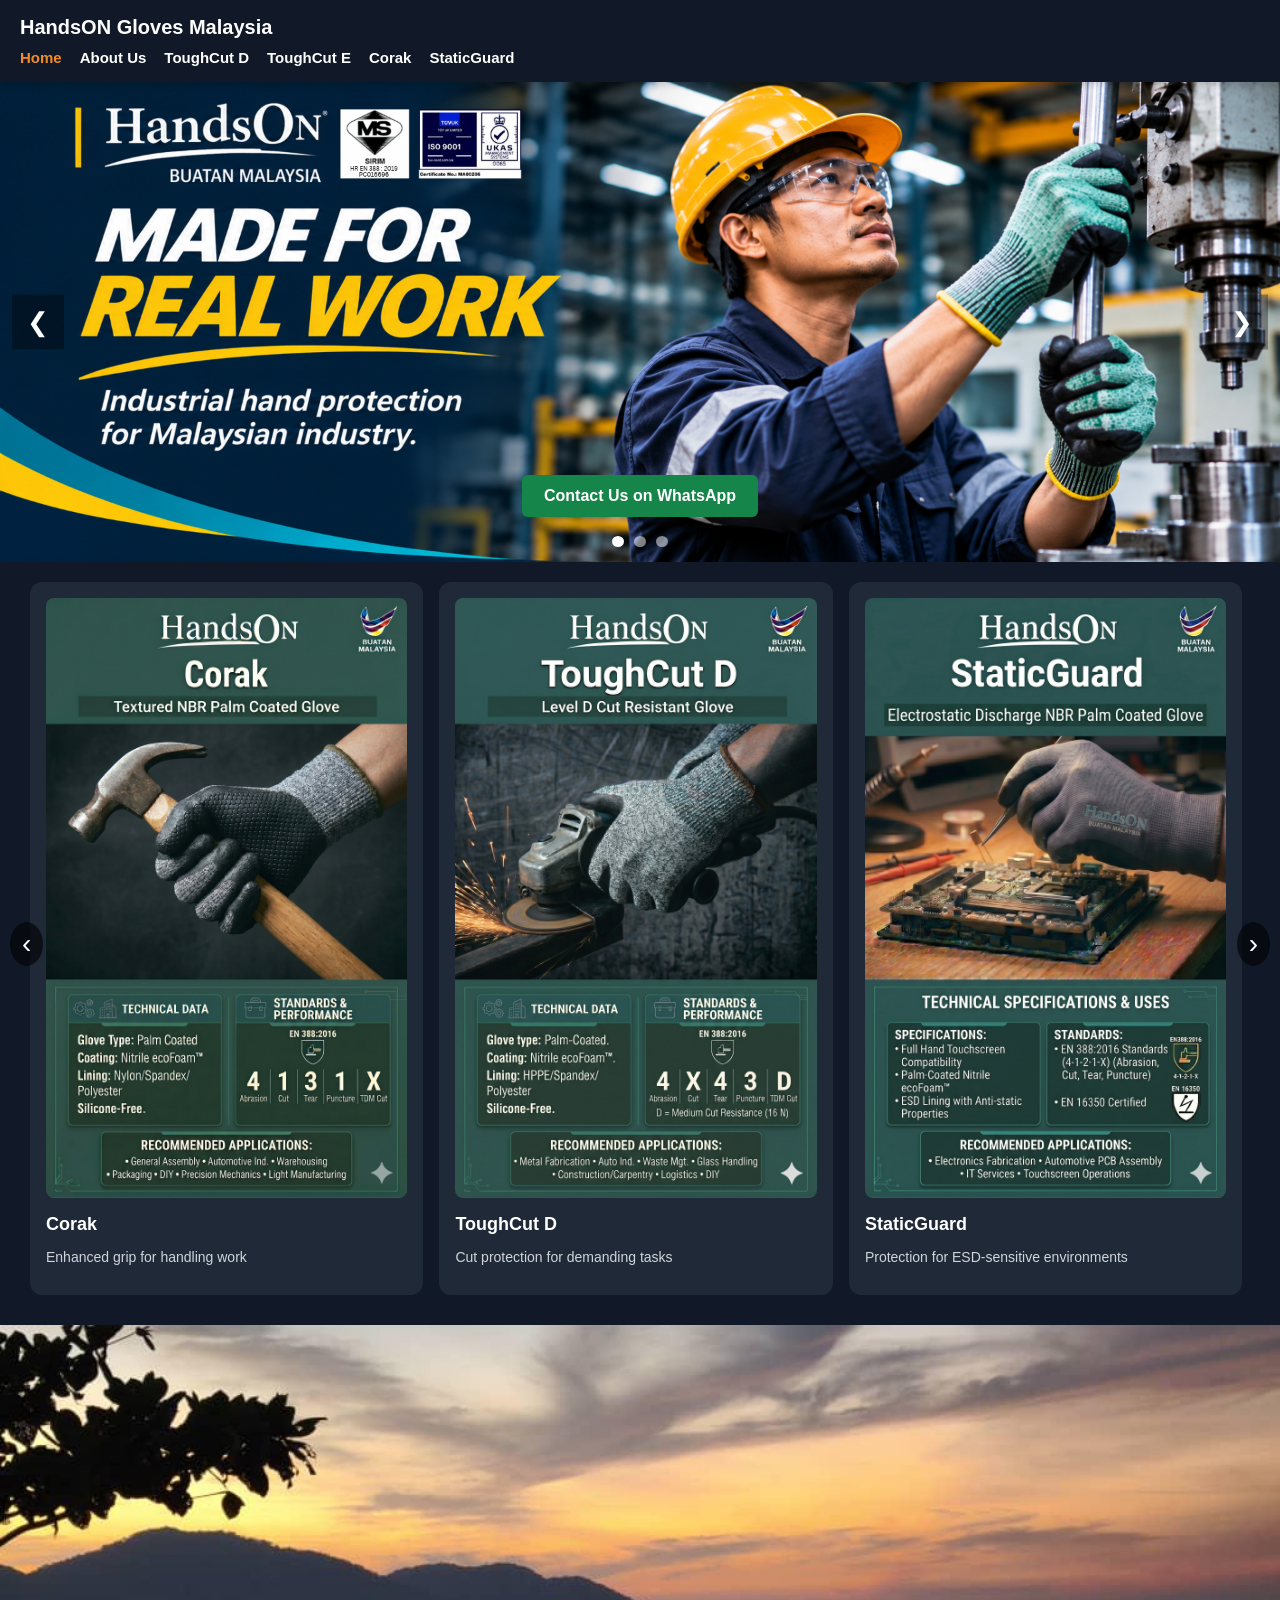
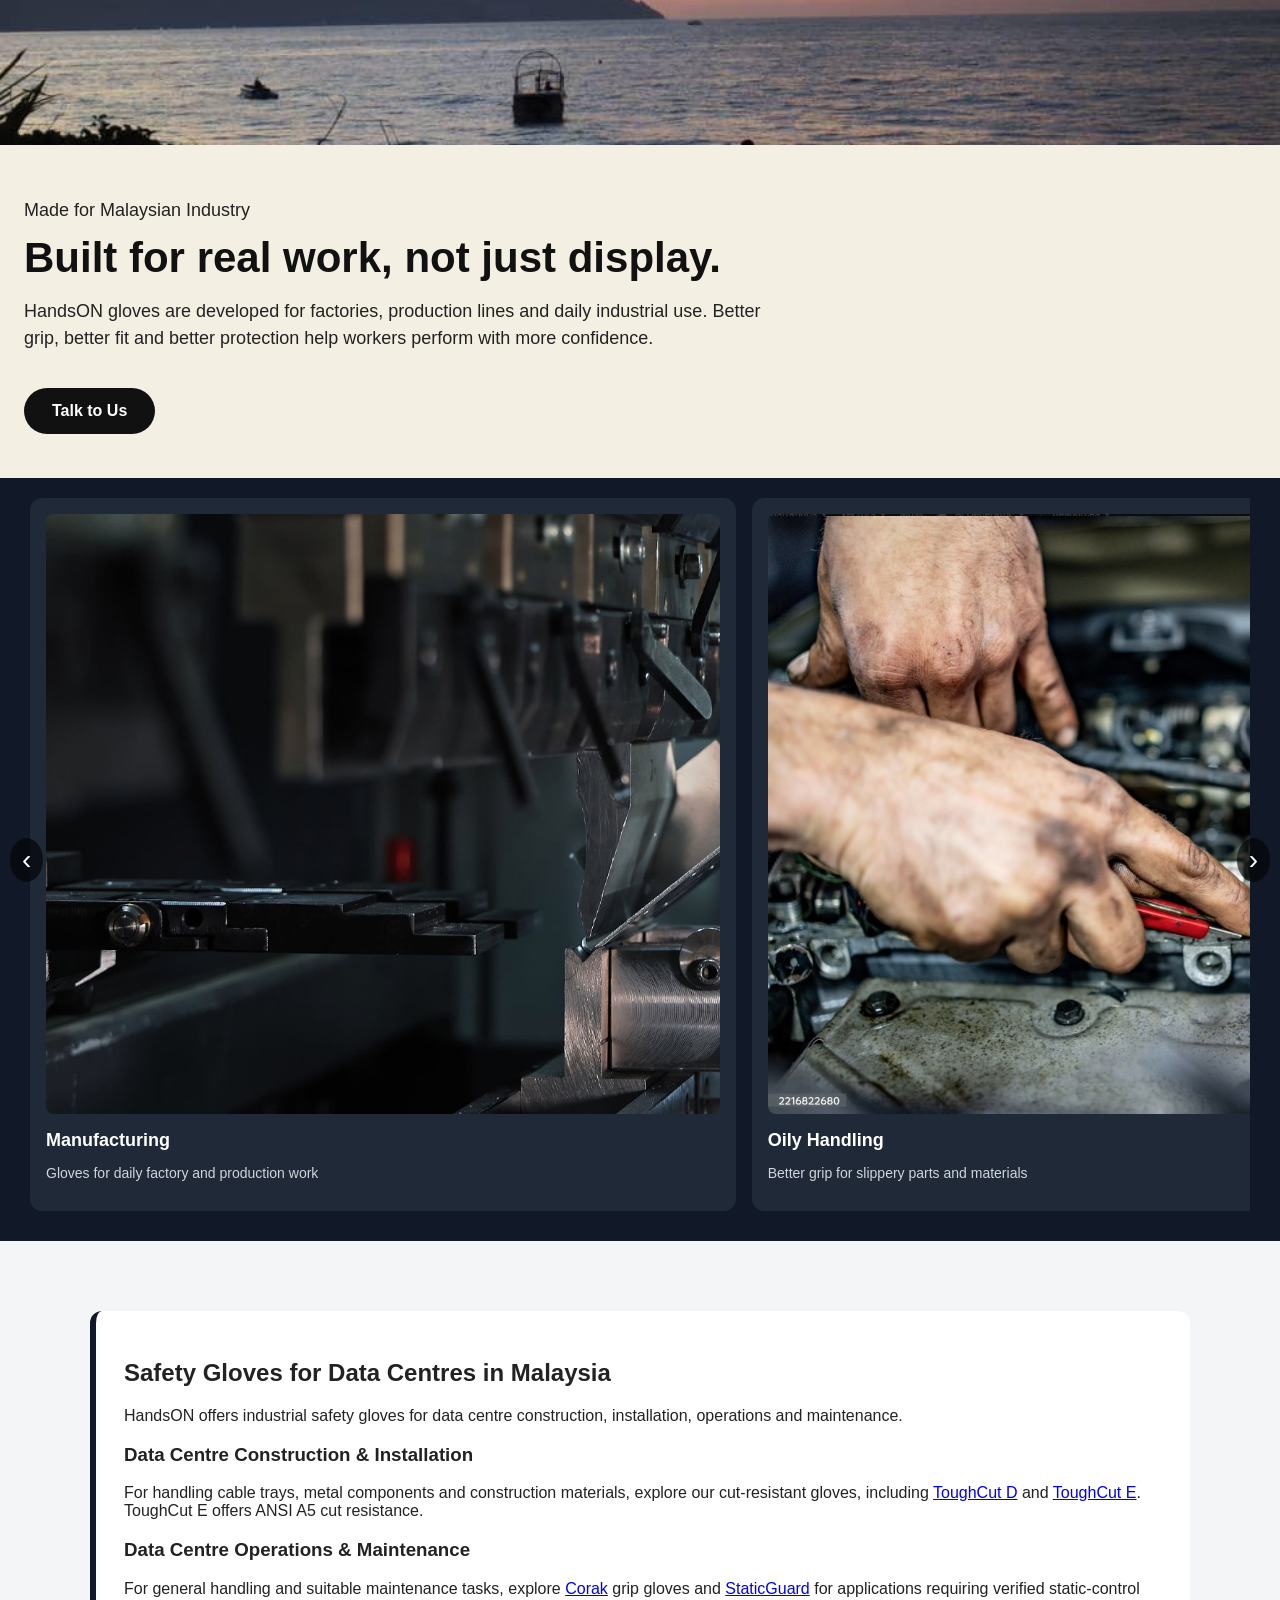
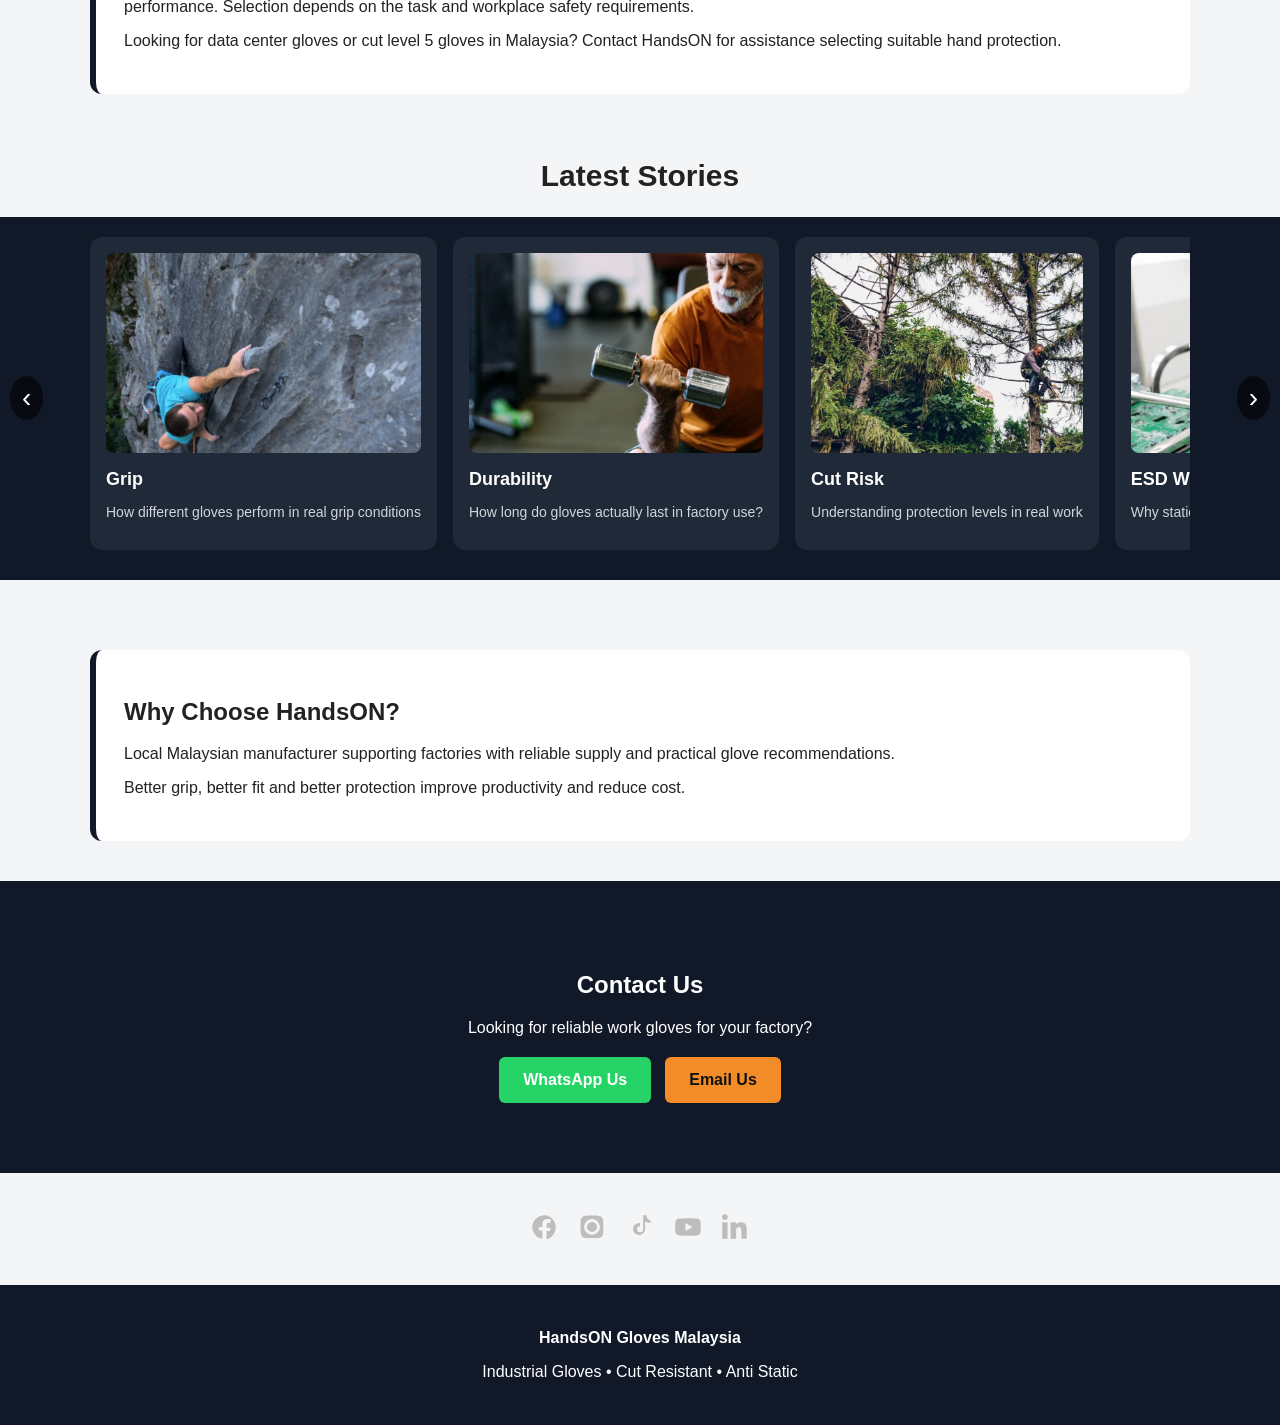
<file: index.html>
<!DOCTYPE html>

<html lang="en">

<head>
<style>
.hero-slider {
  position: relative;
  width: 100%;
  aspect-ratio: 1920 / 720;
  overflow: hidden;
  background: #142238;
}

.hero-slide {
  position: absolute;
  inset: 0;
  opacity: 0;
  transition: opacity 0.8s ease;
  pointer-events: none;
}

.hero-slide.active {
  opacity: 1;
  z-index: 1;
  pointer-events: auto;
}

.hero-slide img {
  width: 100%;
  height: 100%;
  object-fit: cover;
  display: block;
}

.slider-arrow {
  position: absolute;
  top: 50%;
  transform: translateY(-50%);
  z-index: 3;
  border: 0;
  background: rgba(0,0,0,0.35);
  color: white;
  font-size: 26px;
  padding: 12px 15px;
  cursor: pointer;
}

.slider-prev { left: 12px; }
.slider-next { right: 12px; }

.slider-dots {
  position: absolute;
  bottom: 15px;
  left: 50%;
  transform: translateX(-50%);
  z-index: 3;
  display: flex;
  gap: 10px;
}

.slider-dot {
  width: 11px;
  height: 11px;
  border-radius: 50%;
  border: 0;
  background: rgba(255,255,255,0.5);
  cursor: pointer;
}

.slider-dot.active {
  background: white;
}

.slider-whatsapp {
  position: absolute;
  bottom: 45px;
  left: 50%;
  transform: translateX(-50%);
  z-index: 3;
  padding: 12px 22px;
  background: #16854a;
  color: white;
  border-radius: 6px;
  text-decoration: none;
  font-weight: bold;
  white-space: nowrap;
}

@media (max-width: 600px) {
  .hero-slider {
    aspect-ratio: 16 / 9;
  }

  .hero-slide img {
    object-fit: contain;
  }

  .slider-arrow {
    font-size: 18px;
    padding: 8px;
  }

  .slider-whatsapp {
    bottom: 34px;
    font-size: 11px;
    padding: 8px 12px;
  }

  .slider-dots {
    bottom: 9px;
  }
}

@media (prefers-reduced-motion: reduce) {
  .hero-slide {
    transition: none;
  }
}
</style>
  
    <meta charset="UTF-8">
  <meta name="viewport" content="width=device-width, initial-scale=1">

  <title>Industrial Safety Gloves Malaysia | HandsON</title>

  <meta name="description"
        content="HandsON Malaysia supplies industrial safety gloves, data center gloves, cut-resistant gloves and ANSI A5 cut protection gloves for industrial applications.">

  <meta name="keywords"
        content="industrial gloves Malaysia,
                 safety gloves Malaysia,
                 data center gloves,
                 data centre gloves,
                 data center safety gloves,
                 cut level 5 gloves,
                 ANSI A5 cut resistant gloves,
                 cut resistant gloves Malaysia,
                 nitrile coated gloves,
                 work gloves supplier Malaysia">

  <link rel="canonical" href="https://xprhandson.com/">

  <link rel="stylesheet" href="style.css?v=3">
<!-- Google tag (gtag.js) -->
<script async src="https://www.googletagmanager.com/gtag/js?id=AW-18532688072"></script>
<script>
  window.dataLayer = window.dataLayer || [];
  function gtag(){dataLayer.push(arguments);}
  gtag('js', new Date());

  gtag('config', 'AW-18532688072');
</script>
</head>



<body>

<!-- ===== NAV (HAMBURGER) ===== -->

<div class="nav nav-dark">

  <div class="nav-top">
    <div class="brand">HandsON Gloves Malaysia</div>

<button class="menu-toggle" onclick="toggleMenu()">☰</button>

  </div>

 
<div class="nav-links" id="navLinks">
  <a href="index.html" class="active">Home</a>
  <a href="about.html">About Us</a>
  <a href="toughcut-d.html">ToughCut D</a>
  <a href="toughcut-e.html">ToughCut E</a>
  <a href="corak.html">Corak</a>
  <a href="staticguard.html">StaticGuard</a>
</div>


</div>

<!-- ===== HERO ===== -->


<section class="hero-slider" aria-label="HandsON promotional banners">

  <div class="hero-slide active">
    <img src="images/banner1.png" alt="HandsON industrial safety gloves" fetchpriority="high">
  </div>

  <div class="hero-slide">
    <img src="images/banner2.png" alt="HandsON safety glove range" loading="lazy">
  </div>

  <div class="hero-slide">
    <img src="images/banner3.png" alt="HandsON industrial hand protection" loading="lazy">
  </div>

  <button class="slider-arrow slider-prev"
          type="button" aria-label="Previous banner">&#10094;</button>
  <button class="slider-arrow slider-next"
          type="button" aria-label="Next banner">&#10095;</button>

  <div class="slider-dots">
    <button class="slider-dot active" type="button" aria-label="Show banner 1"></button>
    <button class="slider-dot" type="button" aria-label="Show banner 2"></button>
    <button class="slider-dot" type="button" aria-label="Show banner 3"></button>
  </div>

  <a class="slider-whatsapp"
     href="https://wa.me/60172555032?text=Hi%20I%20am%20interested%20in%20HandsON%20industrial%20gloves"
     target="_blank" rel="noopener noreferrer">
    Contact Us on WhatsApp
  </a>

</section>

<!-- ===== SCROLLABLE PRODUCT PAGE ===== -->
<div class="product-scroll-wrapper">
  <div class="product-scroll" id="productScroll">


    <div class="product-card">
      <img src="images/corak.jpg" alt="Corak">
      <h3>Corak</h3>
      <p>Enhanced grip for handling work</p>
    </div>

    <div class="product-card">
      <img src="images/toughcutd_2.jpg" alt="ToughCut D">
      <h3>ToughCut D</h3>
      <p>Cut protection for demanding tasks</p>
    </div>

    <div class="product-card">
      <img src="images/staticguard_2.jpg" alt="StaticGuard">
      <h3>StaticGuard</h3>
      <p>Protection for ESD-sensitive environments</p>
    </div>

    <div class="product-card">
      <img src="images/toughcutE.jpg" alt="ToughCut E">
      <h3>ToughCut E</h3>
      <p>High Cut protection for demanding tasks</p>
    </div>

  </div>

  <button id="leftBtn" class="scroll-btn left" onclick="scrollProducts(-1)">‹</button>
  <button id="rightBtn" class="scroll-btn right" onclick="scrollProducts(1)">›</button>
</div>

<!-- ===== STILL ===== -->  
<section class="story-still">
  <div class="story-image">
    <img src="images/handson-story.jpg" alt="HandsON gloves in real factory work">
  </div>

  <div class="story-text">
    <p class="story-kicker">Made for Malaysian Industry</p>
    <h2>Built for real work, not just display.</h2>
    <p>
      HandsON gloves are developed for factories, production lines and daily industrial use.
      Better grip, better fit and better protection help workers perform with more confidence.
    </p>

    <a class="story-btn" href="https://wa.me/60172555032" target="_blank">
      Talk to Us
    </a>
  </div>
</section>

<!-- ===== APPLICATION SCROLL ===== -->
<div class="product-scroll-wrapper application-scroll-wrapper">
  <div class="product-scroll" id="applicationScroll">

    <div class="product-card">
      <img src="images/application-manufacturing.jpg" alt="Manufacturing">
      <h3>Manufacturing</h3>
      <p>Gloves for daily factory and production work</p>
    </div>

    <div class="product-card">
      <img src="images/application-oil-grip.jpg" alt="Oily Handling">
      <h3>Oily Handling</h3>
      <p>Better grip for slippery parts and materials</p>
    </div>

    <div class="product-card">
      <img src="images/application-cut.jpg" alt="Cut Risk">
      <h3>Cut Risk</h3>
      <p>Protection for sharp edges, metal and glass handling</p>
    </div>

    <div class="product-card">
      <img src="images/application-esd.jpg" alt="ESD Work">
      <h3>ESD Work</h3>
      <p>For electronics and static-sensitive environments</p>
    </div>

  </div>

  <button class="scroll-btn left" onclick="scrollApplications(-1)">‹</button>
  <button class="scroll-btn right" onclick="scrollApplications(1)">›</button>
</div>


<!-- ===== DATA CENTRE GLOVES ===== -->
<section class="container">
  <div class="highlight">
    <h2>Safety Gloves for Data Centres in Malaysia</h2>

    <p>
      HandsON offers industrial safety gloves for
      data centre construction, installation,
      operations and maintenance.
    </p>

    <h3>Data Centre Construction & Installation</h3>
    <p>
      For handling cable trays, metal components
      and construction materials, explore our
      cut-resistant gloves, including
      <a href="toughcut-d.html">ToughCut D</a>
      and <a href="toughcut-e.html">ToughCut E</a>.
      ToughCut E offers ANSI A5 cut resistance.
    </p>

    <h3>Data Centre Operations & Maintenance</h3>
    <p>
      For general handling and suitable maintenance
      tasks, explore
      <a href="corak.html">Corak</a> grip gloves
      and <a href="staticguard.html">StaticGuard</a>
      for applications requiring verified
      static-control performance.
      Selection depends on the task and
      workplace safety requirements.
    </p>

    <p>
      Looking for data center gloves or
      cut level 5 gloves in Malaysia?
      Contact HandsON for assistance
      selecting suitable hand protection.
    </p>
  </div>
</section>

  <!-- ===== LATEST STORIES ===== -->
<h2 class="section-title">Latest Stories</h2>

<div class="story-scroll-wrapper">
  <div class="story-scroll" id="storiesScroll">

    <div class="story-card">
      <img src="images/story-grip-test4.jpg" alt="Grip">
      <h3>Grip</h3>
      <p>How different gloves perform in real grip conditions</p>
    </div>

    <div class="story-card">
      <img src="images/story-durability.jpg" alt="Durability">
      <h3>Durability</h3>
      <p>How long do gloves actually last in factory use?</p>
    </div>

    <div class="story-card">
      <img src="images/story-cut-risk.jpg" alt="Cut Risk">
      <h3>Cut Risk</h3>
      <p>Understanding protection levels in real work</p>
    </div>

    <div class="story-card">
      <img src="images/story-esd.jpg" alt="ESD Work">
      <h3>ESD Work</h3>
      <p>Why static control matters in electronics production</p>
    </div>

  </div>

  <button class="scroll-btn left" onclick="scrollStories(-1)">‹</button>
  <button class="scroll-btn right" onclick="scrollStories(1)">›</button>
</div>
  
<div class="container">
  <div class="highlight">
    <h2>Why Choose HandsON?</h2>
    <p>Local Malaysian manufacturer supporting factories with reliable supply and practical glove recommendations.</p>
    <p>Better grip, better fit and better protection improve productivity and reduce cost.</p>
  </div>

</div>

<!-- ===== CONTACT ===== -->

<section class="contact-section">
  <h2>Contact Us</h2>
  <p>Looking for reliable work gloves for your factory?</p>

  <div class="contact-actions">
    <a class="contact-btn whatsapp-btn" href="https://wa.me/60172555032" target="_blank">
      WhatsApp Us
    </a>

<a class="contact-btn email-btn" href="mailto:suechen@fwkindustry.com">
  Email Us
</a>

  </div>
</section>

<!-- ===== SOCIAL ===== -->

<div class="social-links">
  <a href="https://www.facebook.com/share/1DXPsJKZEr/?mibextid=wwXIfr/" target="_blank">
    <img src="images/facebook.svg" alt="Facebook">
  </a>

  <a href="https://www.instagram.com/handson_gloves_malaysia" target="_blank">
    <img src="images/instagram.svg" alt="Instagram">
  </a>

  <a href="https://www.tiktok.com/@handsongloves168" target="_blank">
    <img src="images/tiktok.svg" alt="TikTok">
  </a>

  <a href="#" target="_blank">
    <img src="images/youtube.svg" alt="YouTube">
  </a>

  <a href="https://www.linkedin.com/in/sue-chen-87976219b" target="_blank">
    <img src="images/linkedin.svg" alt="LinkedIn">
  </a>
</div>

<!-- ===== FOOTER ===== -->

<div class="footer">
  <p><b>HandsON Gloves Malaysia</b></p>
  <p>Industrial Gloves • Cut Resistant • Anti Static</p>
</div>

<!-- ===== JS ===== -->

<script>
function toggleMenu() {
  document.getElementById("navLinks").classList.toggle("active");
}

const productScroll = document.getElementById("productScroll");
const leftBtn = document.getElementById("leftBtn");
const rightBtn = document.getElementById("rightBtn");

function scrollProducts(direction) {
  const card = productScroll.querySelector(".product-card");
  const gap = 16;

  productScroll.scrollBy({
    left: direction * (card.offsetWidth + gap),
    behavior: "smooth"
  });

  setTimeout(updateArrows, 350);
}

function updateArrows() {
  const scrollLeft = productScroll.scrollLeft;
  const maxScroll = productScroll.scrollWidth - productScroll.clientWidth;

  if (scrollLeft <= 5) {
    leftBtn.style.opacity = "0";
    leftBtn.style.pointerEvents = "none";
  } else {
    leftBtn.style.opacity = "1";
    leftBtn.style.pointerEvents = "auto";
  }

  if (scrollLeft >= maxScroll - 5) {
    rightBtn.style.opacity = "0";
    rightBtn.style.pointerEvents = "none";
  } else {
    rightBtn.style.opacity = "1";
    rightBtn.style.pointerEvents = "auto";
  }
}

productScroll.addEventListener("scroll", updateArrows);
window.addEventListener("load", updateArrows);

  
const applicationScroll = document.getElementById("applicationScroll");

function scrollApplications(direction) {
  const card = applicationScroll.querySelector(".product-card");
  const gap = 16;

  applicationScroll.scrollBy({
    left: direction * (card.offsetWidth + gap),
    behavior: "smooth"
  });
}

const storiesScroll = document.getElementById("storiesScroll");

function scrollStories(direction) {
  const card = storiesScroll.querySelector(".story-card");
  const gap = 16;

  storiesScroll.scrollBy({
    left: direction * (card.offsetWidth + gap),
    behavior: "smooth"
  });
}


</script>
<script>
(function () {
  const slider = document.querySelector(".hero-slider");
  if (!slider) return;

  const slides = [...slider.querySelectorAll(".hero-slide")];
  const dots = [...slider.querySelectorAll(".slider-dot")];
  const prev = slider.querySelector(".slider-prev");
  const next = slider.querySelector(".slider-next");

  let current = 0;
  let timer;

  function showSlide(index) {
    current = (index + slides.length) % slides.length;

    slides.forEach((slide, i) => {
      slide.classList.toggle("active", i === current);
      slide.setAttribute("aria-hidden", i !== current);
    });

    dots.forEach((dot, i) => {
      dot.classList.toggle("active", i === current);
      dot.setAttribute("aria-pressed", i === current);
    });
  }

  function startTimer() {
    clearInterval(timer);
    timer = setInterval(() => {
      if (!document.hidden) showSlide(current + 1);
    }, 5000);
  }

  prev.addEventListener("click", () => {
    showSlide(current - 1);
    startTimer();
  });

  next.addEventListener("click", () => {
    showSlide(current + 1);
    startTimer();
  });

  dots.forEach((dot, i) => {
    dot.addEventListener("click", () => {
      showSlide(i);
      startTimer();
    });
  });

  showSlide(0);

  if (!window.matchMedia("(prefers-reduced-motion: reduce)").matches) {
    startTimer();
  }
})();
</script>
</body>
</html>
</file>
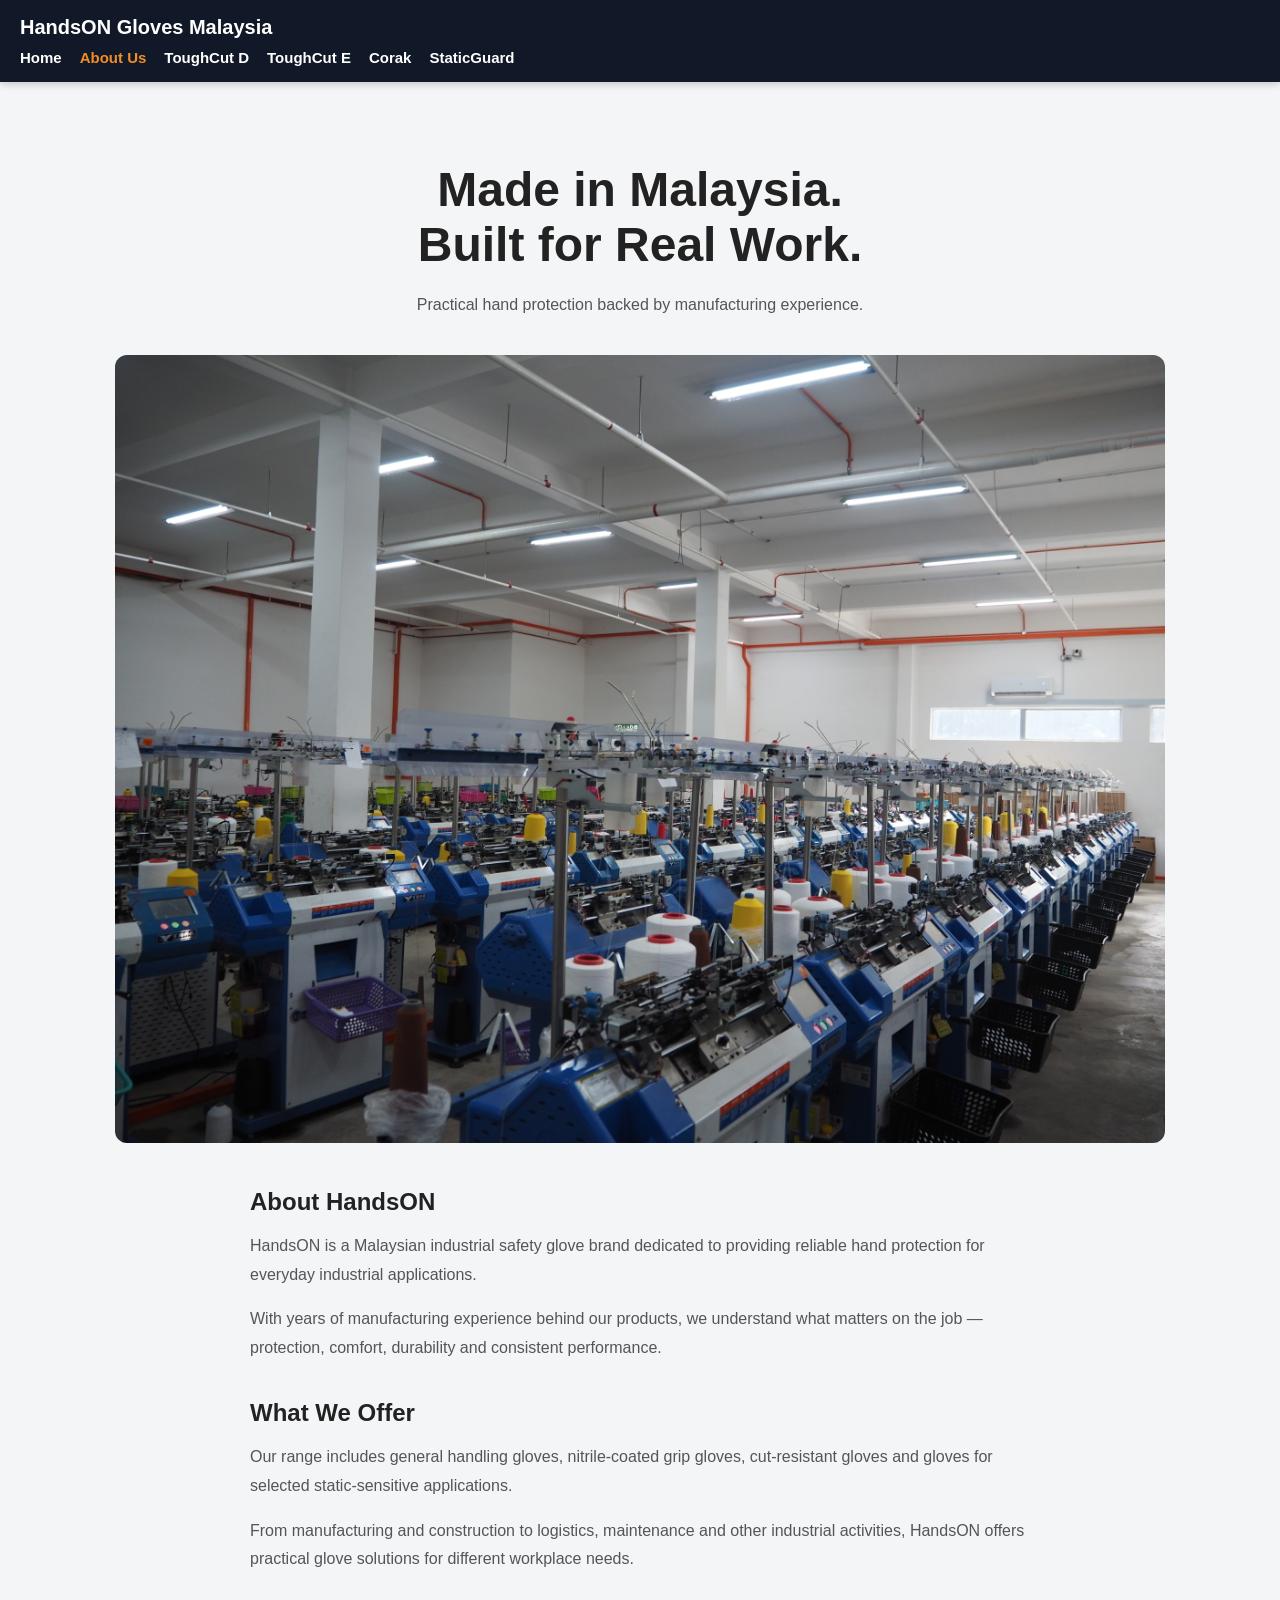
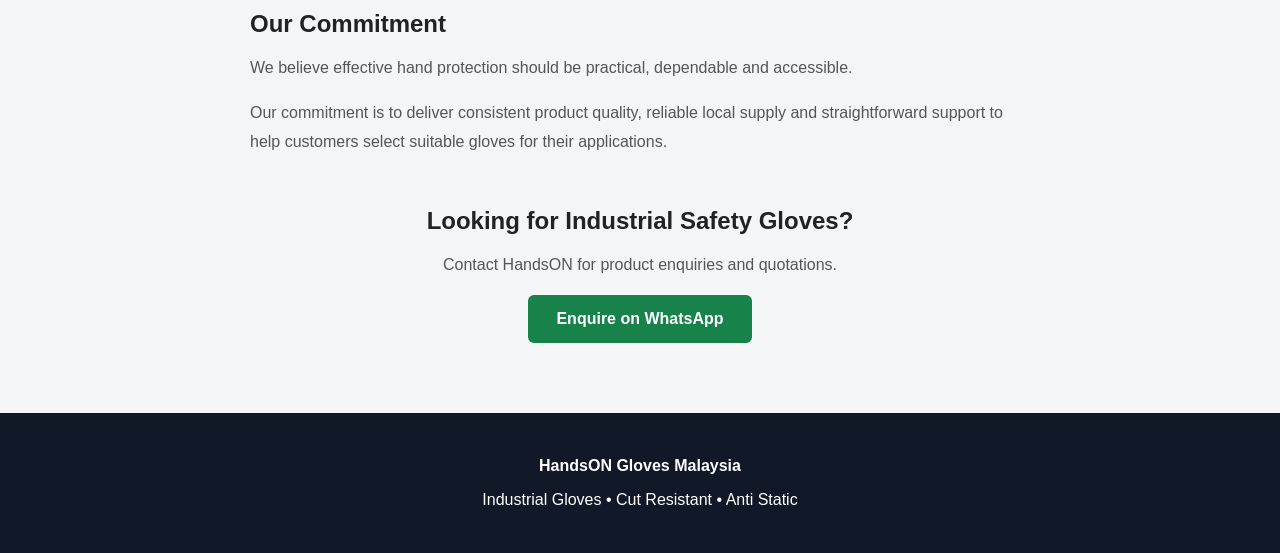
<file: about.html>
<!DOCTYPE html>
<html lang="en">
<head>
  <meta charset="UTF-8">
  <meta name="viewport" content="width=device-width, initial-scale=1">

  <title>About HandsON | Malaysian Safety Gloves</title>
  <meta name="description" content="Discover HandsON, a Malaysian industrial safety glove brand offering practical hand protection, cut-resistant gloves and dependable local supply.">
  <link rel="canonical" href="https://xprhandson.com/about.html">
  <link rel="stylesheet" href="style.css?v=3">

  <!-- Google Ads tag -->
  <script async src="https://www.googletagmanager.com/gtag/js?id=AW-18532688072"></script>
  <script>
    window.dataLayer = window.dataLayer || [];
    function gtag(){dataLayer.push(arguments);}
    gtag('js', new Date());
    gtag('config', 'AW-18532688072');
  </script>

  <style>
    .about-page {
      max-width: 1050px;
      margin: 0 auto;
      padding: 48px 22px 70px;
    }

    .about-intro {
      text-align: center;
      max-width: 760px;
      margin: 0 auto 36px;
    }

    .about-intro h1 {
      font-size: clamp(30px, 5vw, 48px);
      line-height: 1.15;
      margin-bottom: 18px;
    }

    .about-intro p,
    .about-content p {
      line-height: 1.8;
      color: #555;
    }

    .about-factory {
      width: 100%;
      height: auto;
      display: block;
      border-radius: 12px;
      margin: 30px 0 45px;
    }

    .about-content {
      max-width: 780px;
      margin: 0 auto;
    }

    .about-content h2 {
      margin-top: 36px;
      margin-bottom: 12px;
    }

    .about-contact {
      text-align: center;
      margin-top: 50px;
    }

    .about-contact a {
      display: inline-block;
      background: #17834b;
      color: white;
      padding: 15px 28px;
      border-radius: 6px;
      text-decoration: none;
      font-weight: 600;
    }
  </style>
</head>

<body>

<!-- NAVIGATION -->
<div class="nav nav-dark">
  <div class="nav-top">
    <div class="brand">HandsON Gloves Malaysia</div>
    <button class="menu-toggle" onclick="toggleMenu()">☰</button>
  </div>

  <div class="nav-links" id="navLinks">
    <a href="index.html">Home</a>
    <a href="about.html" class="active">About Us</a>
    <a href="toughcut-d.html">ToughCut D</a>
    <a href="toughcut-e.html">ToughCut E</a>
    <a href="corak.html">Corak</a>
    <a href="staticguard.html">StaticGuard</a>
  </div>
</div>

<main class="about-page">

  <div class="about-intro">
    <h1>Made in Malaysia.<br>Built for Real Work.</h1>
    <p>
      Practical hand protection backed by
      manufacturing experience.
    </p>
  </div>

  <img class="about-factory"
       src="images/IMG_5036.JPG"
       alt="HandsON industrial glove manufacturing facility in Malaysia">

  <div class="about-content">

    <h2>About HandsON</h2>
    <p>
      HandsON is a Malaysian industrial safety glove
      brand dedicated to providing reliable hand
      protection for everyday industrial applications.
    </p>
    <p>
      With years of manufacturing experience behind
      our products, we understand what matters on
      the job — protection, comfort, durability
      and consistent performance.
    </p>

    <h2>What We Offer</h2>
    <p>
      Our range includes general handling gloves,
      nitrile-coated grip gloves, cut-resistant
      gloves and gloves for selected
      static-sensitive applications.
    </p>
    <p>
      From manufacturing and construction to
      logistics, maintenance and other industrial
      activities, HandsON offers practical glove
      solutions for different workplace needs.
    </p>

    <h2>Our Commitment</h2>
    <p>
      We believe effective hand protection should
      be practical, dependable and accessible.
    </p>
    <p>
      Our commitment is to deliver consistent
      product quality, reliable local supply and
      straightforward support to help customers
      select suitable gloves for their applications.
    </p>

    <div class="about-contact">
      <h2>Looking for Industrial Safety Gloves?</h2>
      <p>Contact HandsON for product enquiries and quotations.</p>
      <a href="https://wa.me/60172555032?text=Hi%20HandsON%2C%20I%20would%20like%20to%20enquire%20about%20your%20gloves"
         target="_blank" rel="noopener noreferrer">
        Enquire on WhatsApp
      </a>
    </div>

  </div>
</main>

<!-- FOOTER -->
<div class="footer">
  <p><b>HandsON Gloves Malaysia</b></p>
  <p>Industrial Gloves • Cut Resistant • Anti Static</p>
</div>

<script>
function toggleMenu() {
  document.getElementById("navLinks").classList.toggle("active");
}
</script>

</body>
</html>
</file>
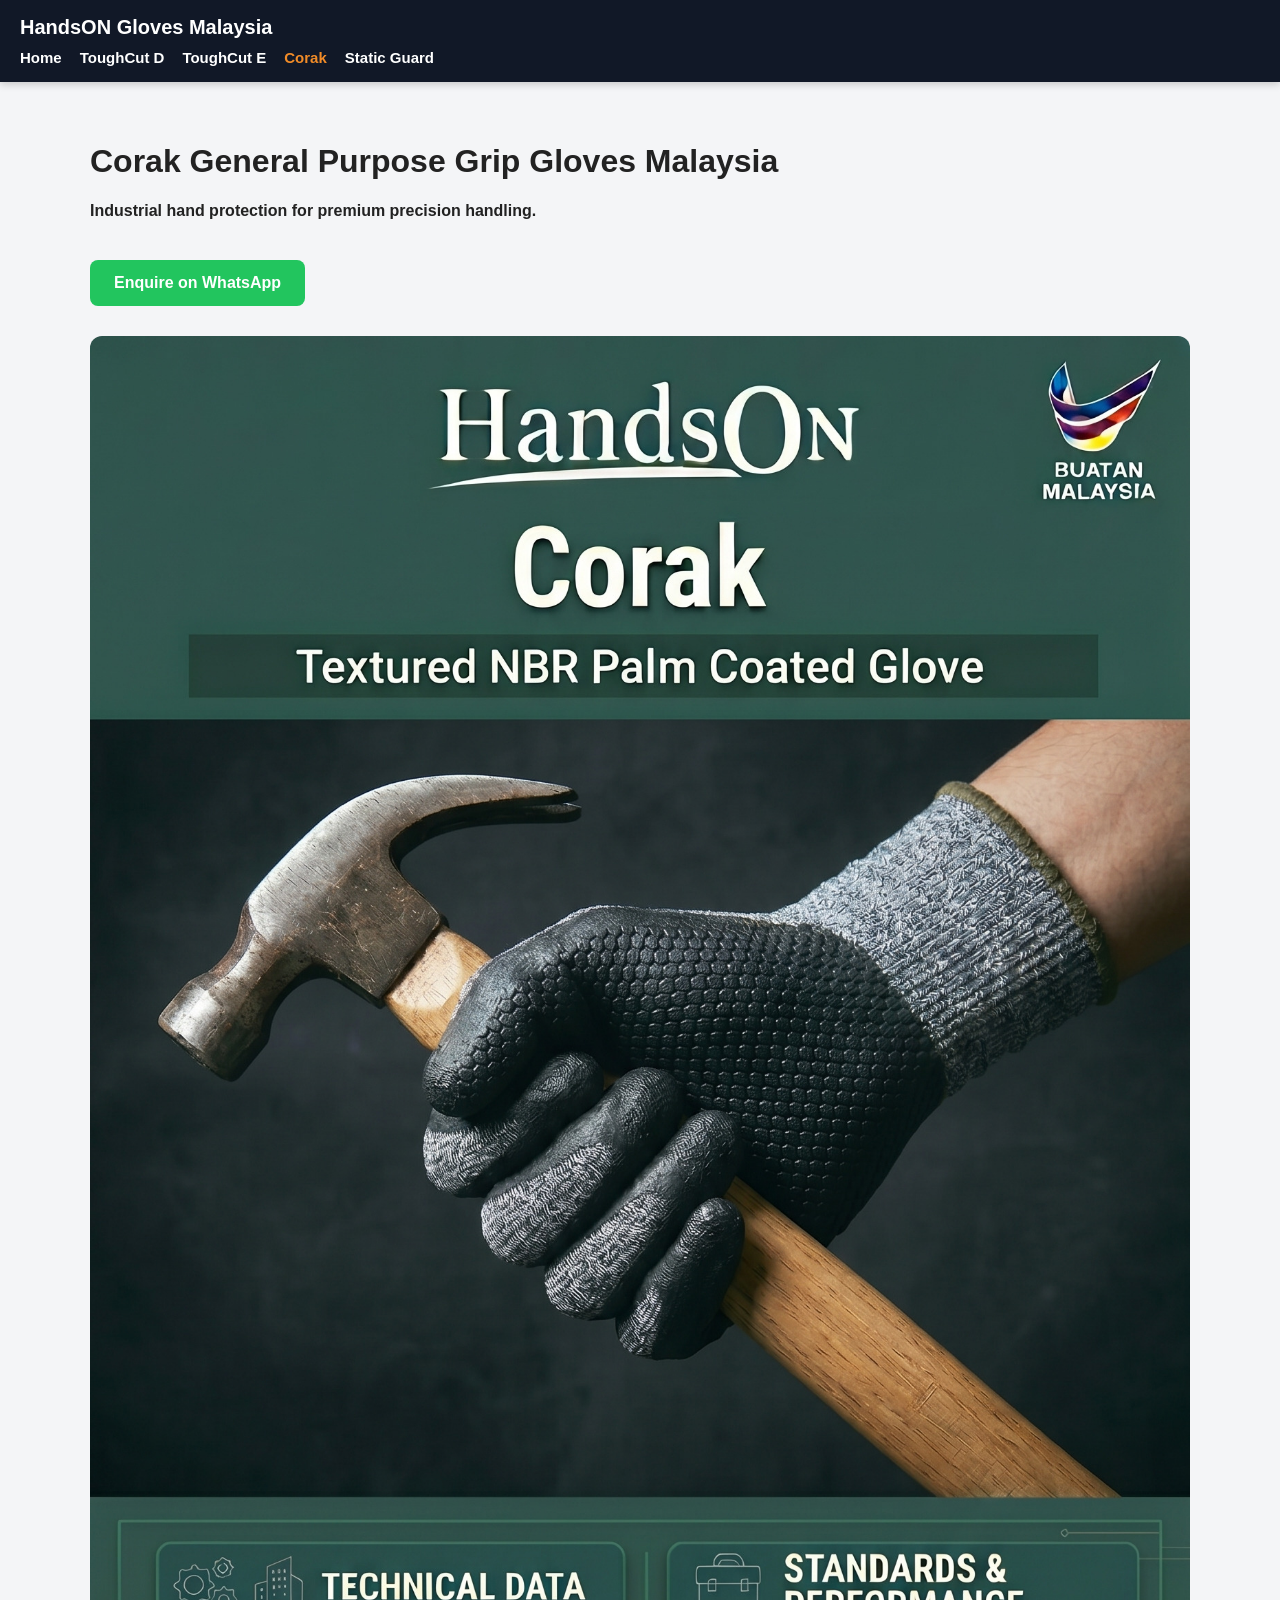
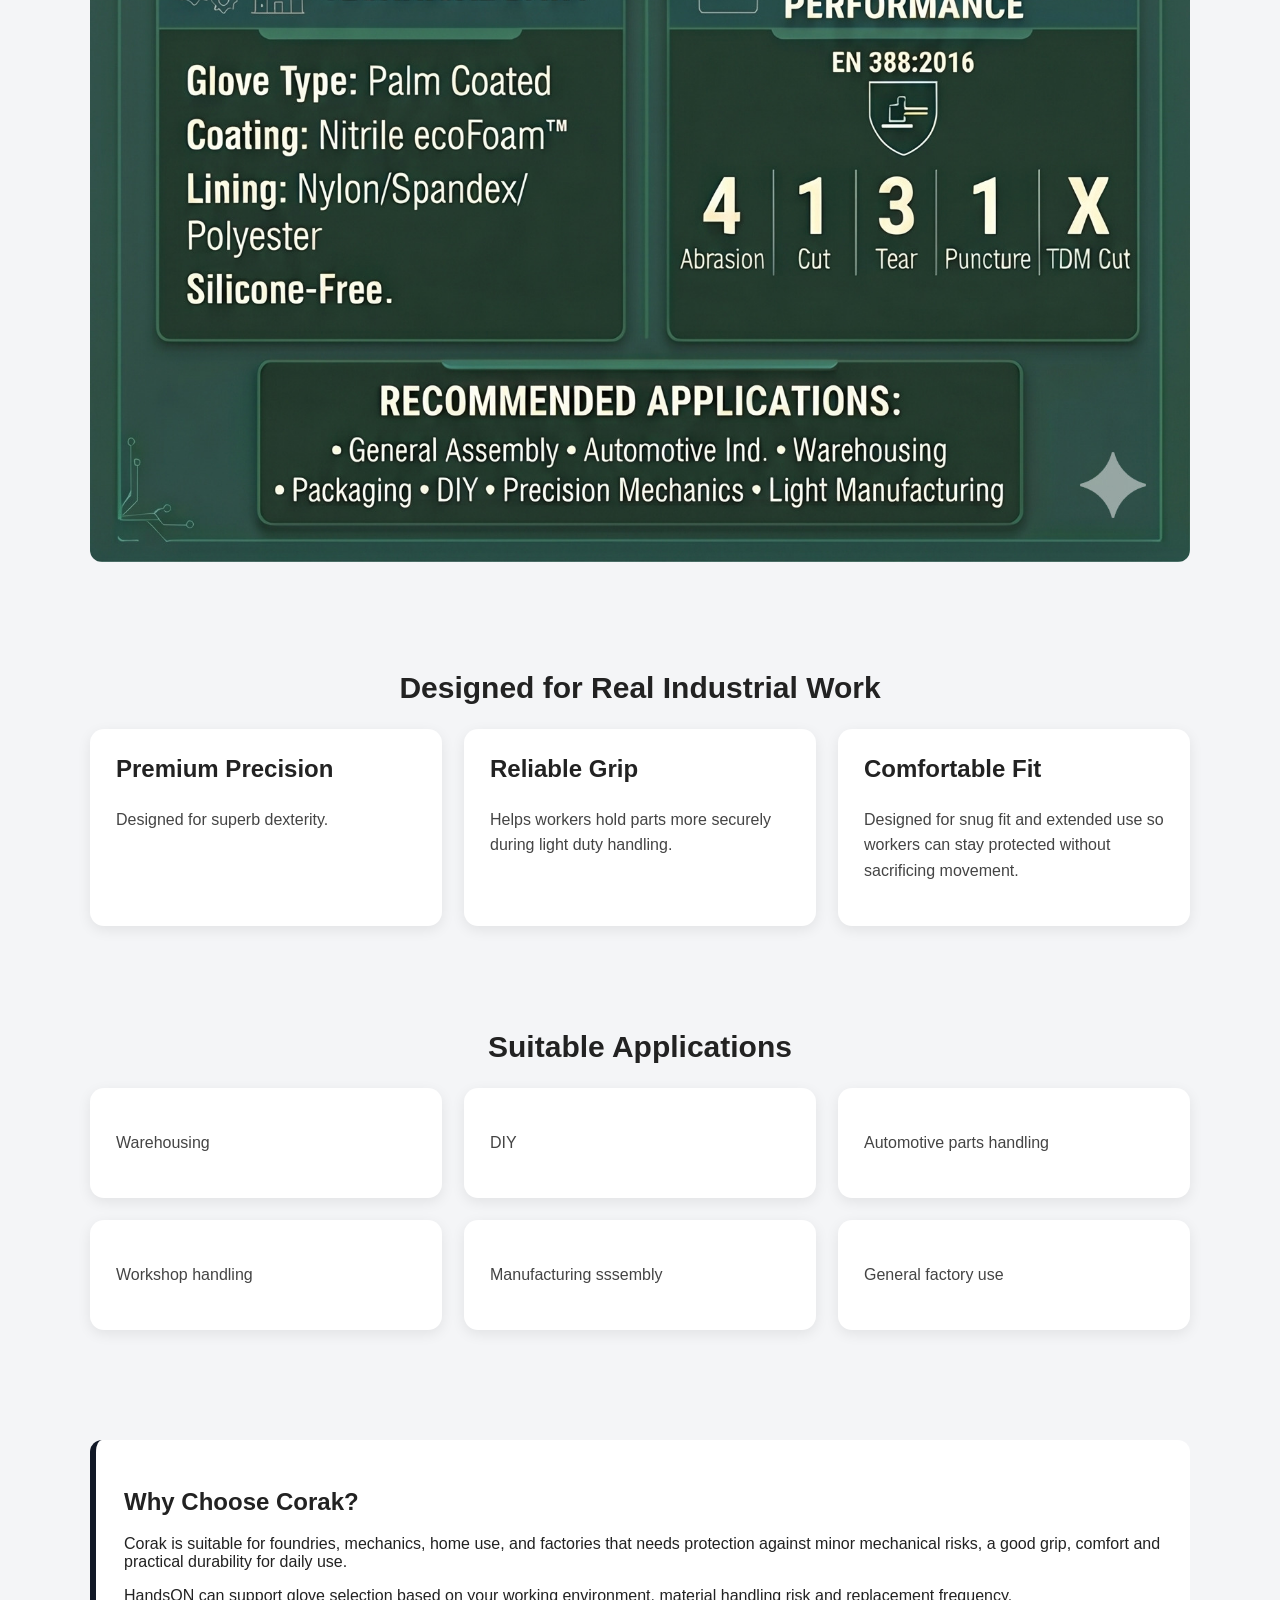
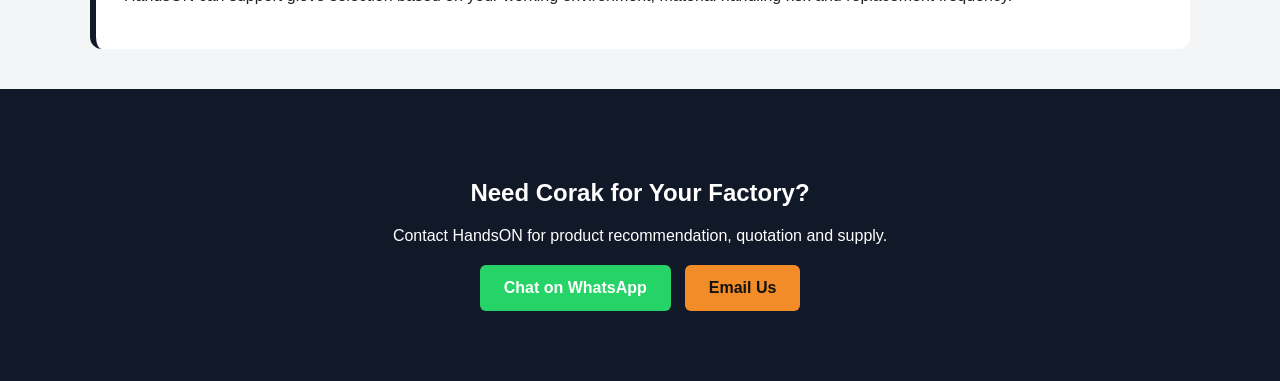
<file: corak.html>
<!DOCTYPE html>
<html lang="en">
<head>
<meta charset="UTF-8">
<meta name="viewport" content="width=device-width, initial-scale=1">

<title>Corak Premium Precision General Purpose Grip Gloves Malaysia | HandsON</title>
<meta name="description" content="Corak Premium Precision General Purpose gloves by HandsON Malaysia. Industrial gloves for premium precision handling and superb grip.">

<link rel="canonical" href="https://xprhandson.com/corak.html">
<link rel="stylesheet" href="style.css">
</head>

<body>
<div class="nav">

  <div class="nav-top">
    <div class="brand">HandsON Gloves Malaysia</div>
    <button class="menu-toggle" onclick="toggleMenu()">☰</button>
  </div>

  <div class="nav-links" id="navLinks">
    <a href="index.html">Home</a>
    <a href="toughcut-d.html">ToughCut D</a>
    <a href="toughcut-e.html">ToughCut E</a>
    <a href="corak.html" class="active">Corak</a>
    <a href="staticguard.html">Static Guard</a>
  </div>

</div>

<div class="container">
  
  <h1>Corak General Purpose Grip Gloves Malaysia</h1>
  <p><b>Industrial hand protection for premium precision handling.</b></p>

  <a class="button" href="https://wa.me/60172555032?text=Hi%20I%20am%20interested%20in%20Corak%20gloves" target="_blank">
    Enquire on WhatsApp
  </a>

  <div style="margin-top:30px;">
    <img src="images/corak.jpg" alt="Corak General purpose gloves Malaysia" style="width:100%; border-radius:12px;">
  </div>

</div>
  
<div class="container">
  <h2 class="section-title">Designed for Real Industrial Work</h2>

  <div class="grid">
    <div class="card">
      <h3>Premium Precision</h3>
      <p>Designed for superb dexterity. </p>
    </div>

    <div class="card">
      <h3>Reliable Grip</h3>
      <p>Helps workers hold parts more securely during light duty handling.</p>
    </div>

    <div class="card">
      <h3>Comfortable Fit</h3>
      <p>Designed for snug fit and extended use so workers can stay protected without sacrificing movement.</p>
    </div>
  </div>
</div>

<div class="container">
  <h2 class="section-title">Suitable Applications</h2>

  <div class="grid">
    <div class="card"><p>Warehousing</p></div>
    <div class="card"><p>DIY</p></div>
    <div class="card"><p>Automotive parts handling</p></div>
    <div class="card"><p>Workshop handling</p></div>
    <div class="card"><p>Manufacturing sssembly</p></div>
    <div class="card"><p>General factory use</p></div>
  </div>
</div>

<div class="container">
  <div class="highlight">
    <h2>Why Choose Corak?</h2>
    <p>
      Corak is suitable for foundries, mechanics, home use, and factories that needs protection against minor mechanical risks,
      a good grip, comfort and practical durability for daily use.
    </p>
    <p>
      HandsON can support glove selection based on your working environment,
      material handling risk and replacement frequency.
    </p>
  </div>
</div>

<section class="contact-section">
  <h2>Need Corak for Your Factory?</h2>
  <p>Contact HandsON for product recommendation, quotation and supply.</p>

  <div class="contact-actions">
    <a class="contact-btn whatsapp-btn" href="https://wa.me/60172555032?text=Hi%20I%20am%20interested%20in%20ToughCut%20D%20gloves" target="_blank" rel="noopener noreferrer">
      Chat on WhatsApp
    </a>

    <a class="contact-btn email-btn" href="mailto:sales@xprhandson.com">
      Email Us
    </a>
  </div>
</section>

<script>
function toggleMenu() {
  document.getElementById("navLinks").classList.toggle("active");
}
</script>

</body>
</html>
</file>
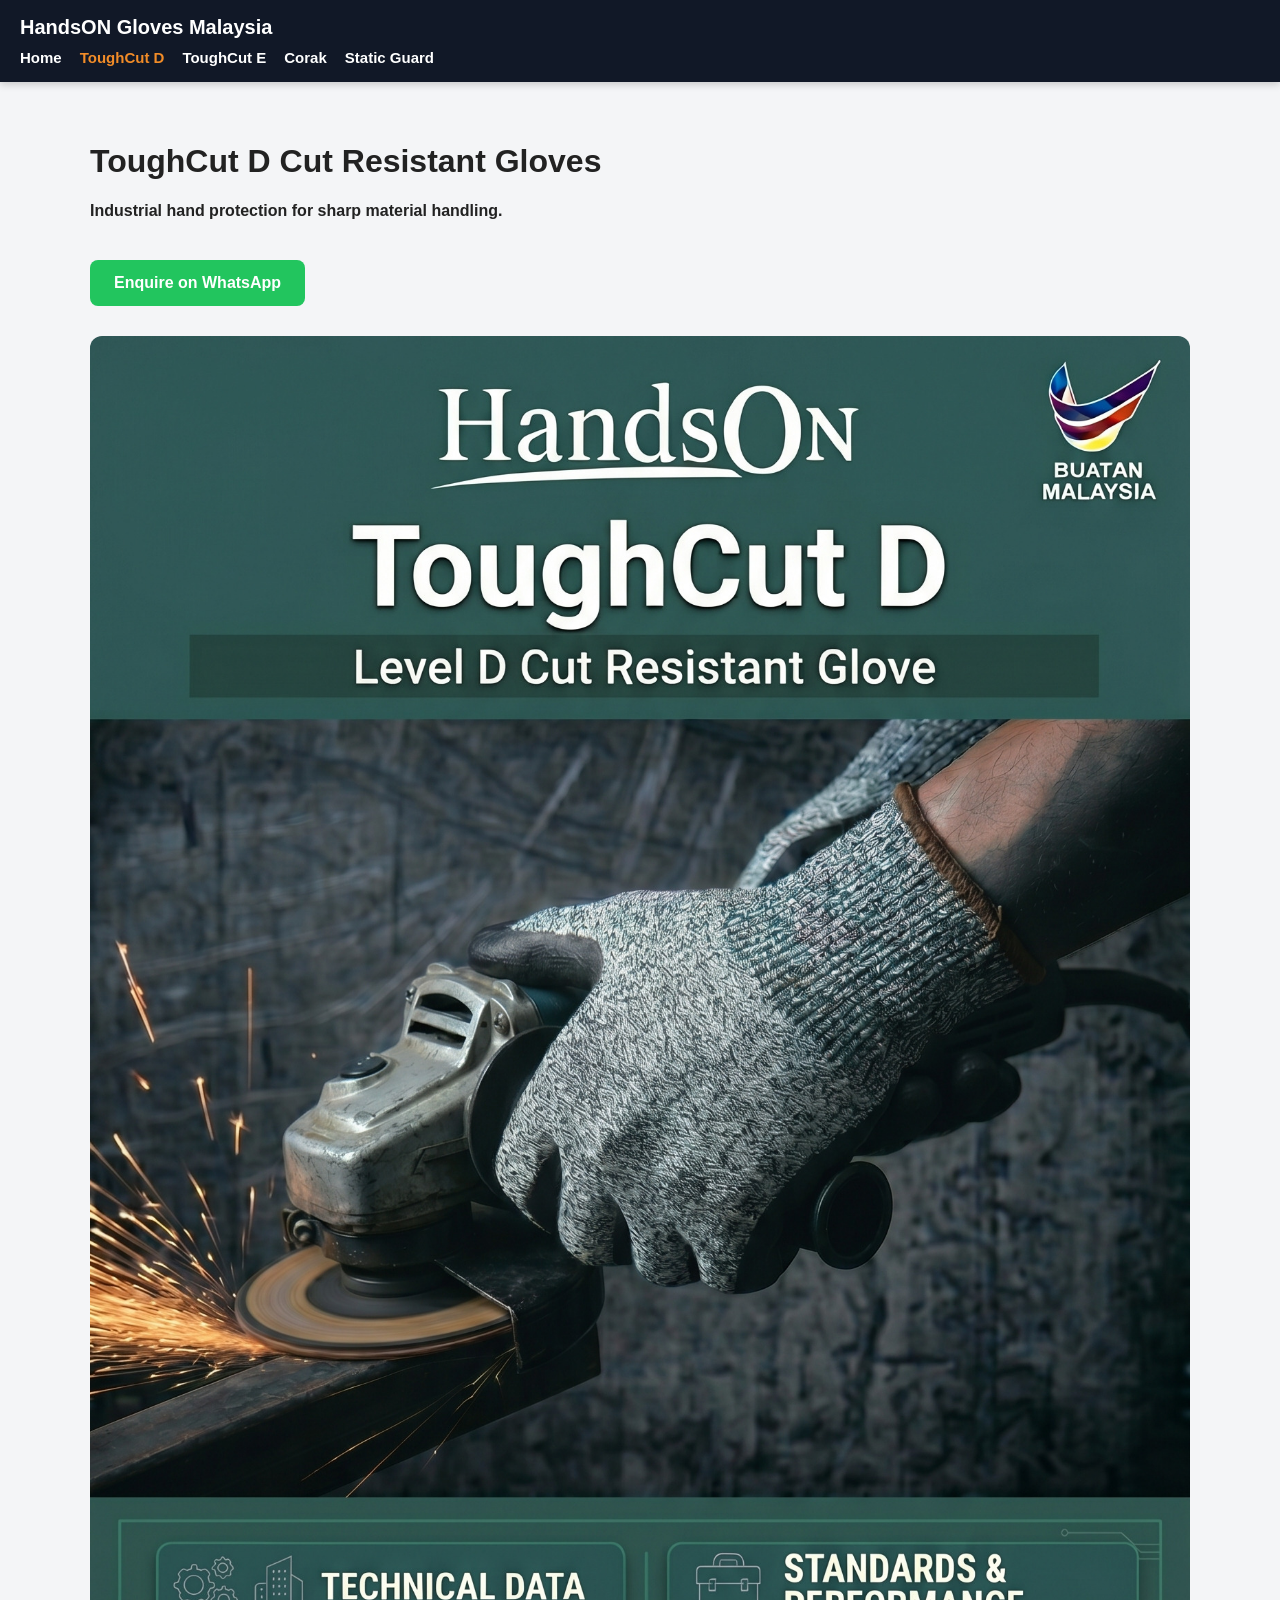
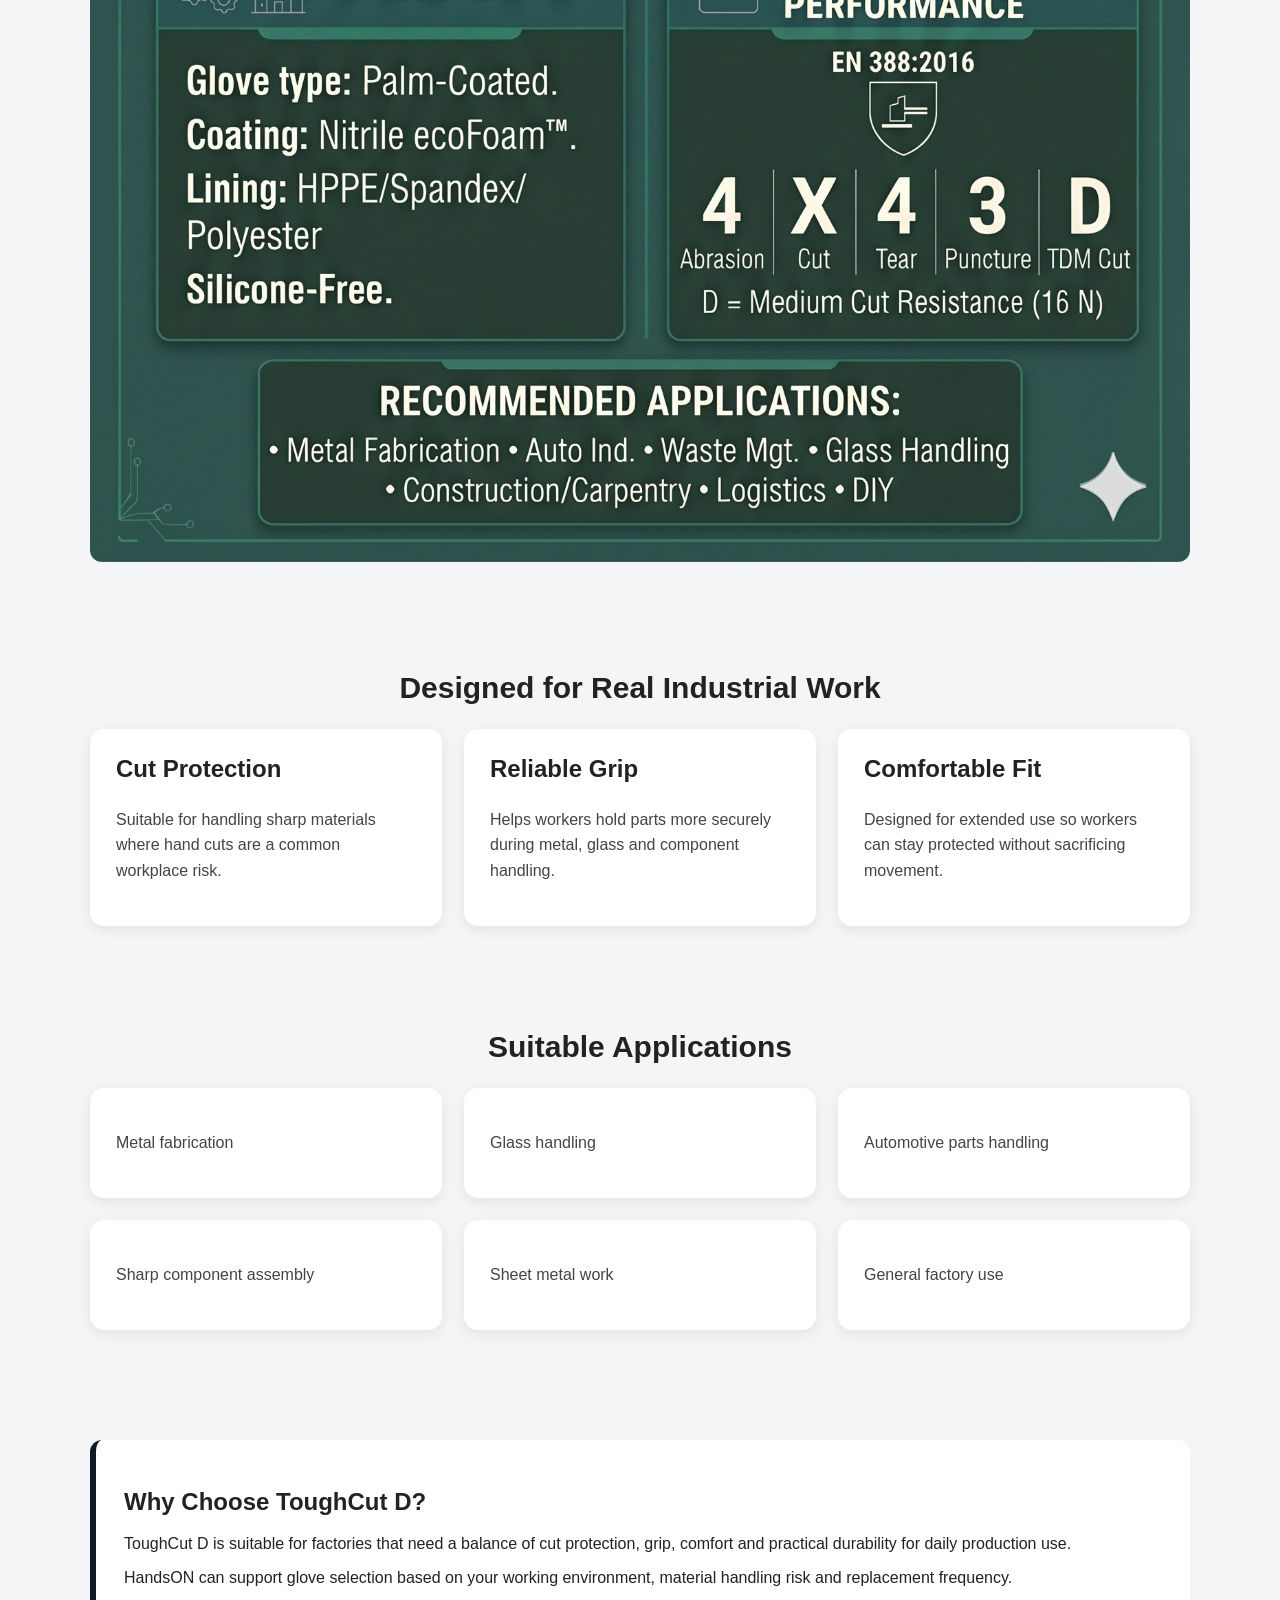
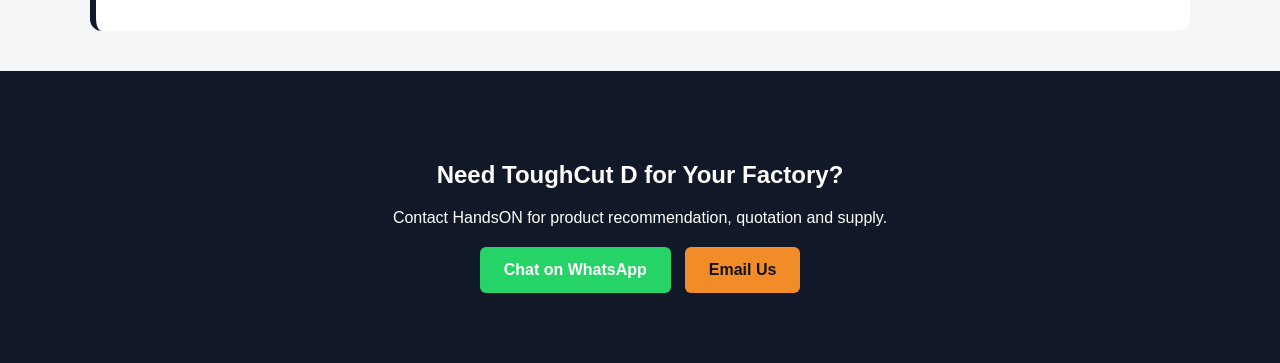
<file: corak2.html>
<!DOCTYPE html>
<html lang="en">
<head>
<meta charset="UTF-8">
<meta name="viewport" content="width=device-width, initial-scale=1">

<title>ToughCut D Cut Resistant Gloves Malaysia | HandsON</title>
<meta name="description" content="ToughCut D cut resistant gloves by HandsON Malaysia. Industrial gloves for metal handling, fabrication, glass handling and sharp material work.">

<link rel="canonical" href="https://xprhandson.com/toughcut-d.html">
<link rel="stylesheet" href="style.css">
</head>

<body>
<div class="nav">

  <div class="nav-top">
    <div class="brand">HandsON Gloves Malaysia</div>
    <button class="menu-toggle" onclick="toggleMenu()">☰</button>
  </div>

  <div class="nav-links" id="navLinks">
    <a href="index.html">Home</a>
    <a href="toughcut-d.html" class="active">ToughCut D</a>
    <a href="toughcut-e.html">ToughCut E</a>
    <a href="corak.html">Corak</a>
    <a href="staticguard.html">Static Guard</a>
  </div>

</div>

<div class="container">
  
  <h1>ToughCut D Cut Resistant Gloves</h1>
  <p><b>Industrial hand protection for sharp material handling.</b></p>

  <a class="button" href="https://wa.me/60172555032?text=Hi%20I%20am%20interested%20in%20ToughCut%20D%20gloves" target="_blank">
    Enquire on WhatsApp
  </a>

  <div style="margin-top:30px;">
    <img src="images/toughcutd_2.jpg" alt="ToughCut D cut resistant gloves Malaysia" style="width:100%; border-radius:12px;">
  </div>

</div>
  
<div class="container">
  <h2 class="section-title">Designed for Real Industrial Work</h2>

  <div class="grid">
    <div class="card">
      <h3>Cut Protection</h3>
      <p>Suitable for handling sharp materials where hand cuts are a common workplace risk.</p>
    </div>

    <div class="card">
      <h3>Reliable Grip</h3>
      <p>Helps workers hold parts more securely during metal, glass and component handling.</p>
    </div>

    <div class="card">
      <h3>Comfortable Fit</h3>
      <p>Designed for extended use so workers can stay protected without sacrificing movement.</p>
    </div>
  </div>
</div>

<div class="container">
  <h2 class="section-title">Suitable Applications</h2>

  <div class="grid">
    <div class="card"><p>Metal fabrication</p></div>
    <div class="card"><p>Glass handling</p></div>
    <div class="card"><p>Automotive parts handling</p></div>
    <div class="card"><p>Sharp component assembly</p></div>
    <div class="card"><p>Sheet metal work</p></div>
    <div class="card"><p>General factory use</p></div>
  </div>
</div>

<div class="container">
  <div class="highlight">
    <h2>Why Choose ToughCut D?</h2>
    <p>
      ToughCut D is suitable for factories that need a balance of cut protection,
      grip, comfort and practical durability for daily production use.
    </p>
    <p>
      HandsON can support glove selection based on your working environment,
      material handling risk and replacement frequency.
    </p>
  </div>
</div>

<section class="contact-section">
  <h2>Need ToughCut D for Your Factory?</h2>
  <p>Contact HandsON for product recommendation, quotation and supply.</p>

  <div class="contact-actions">
    <a class="contact-btn whatsapp-btn" href="https://wa.me/60172555032?text=Hi%20I%20am%20interested%20in%20ToughCut%20D%20gloves" target="_blank" rel="noopener noreferrer">
      Chat on WhatsApp
    </a>

    <a class="contact-btn email-btn" href="mailto:sales@xprhandson.com">
      Email Us
    </a>
  </div>
</section>

<script>
function toggleMenu() {
  document.getElementById("navLinks").classList.toggle("active");
}
</script>

</body>
</html>
</file>
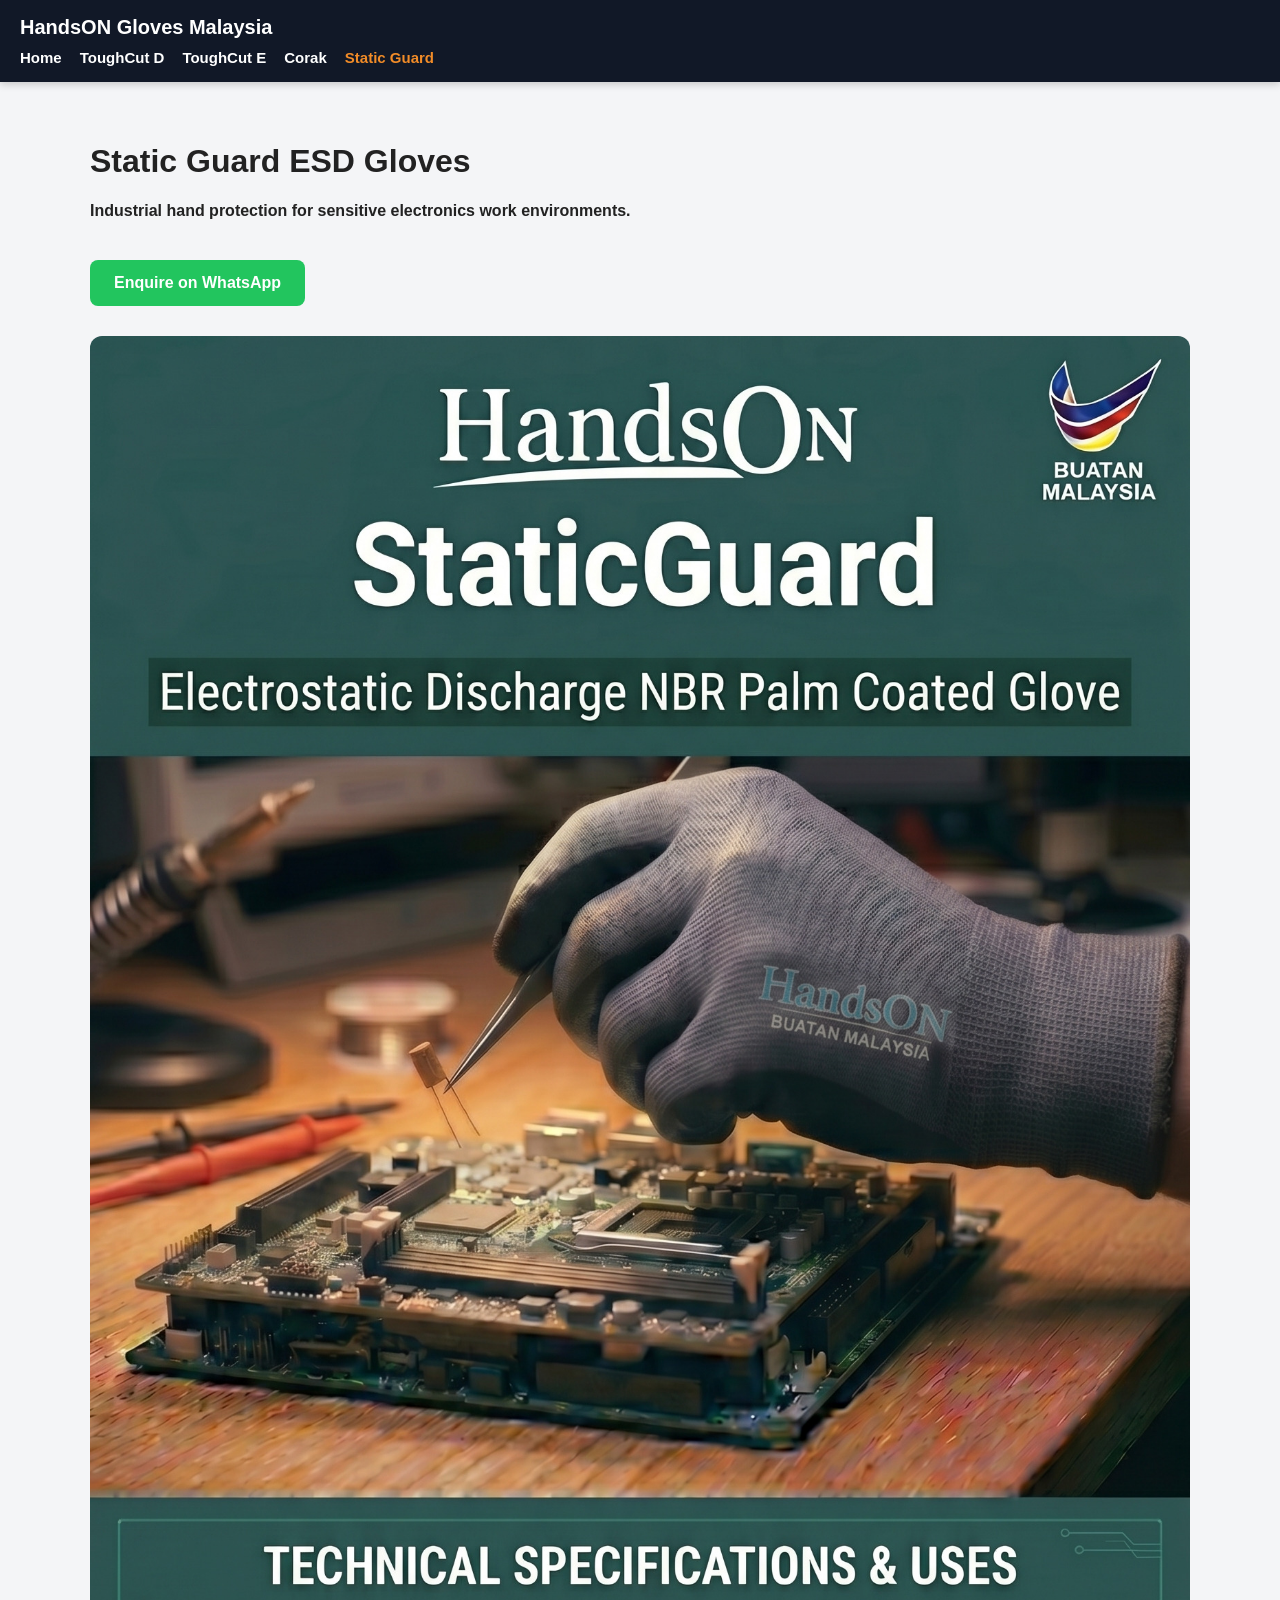
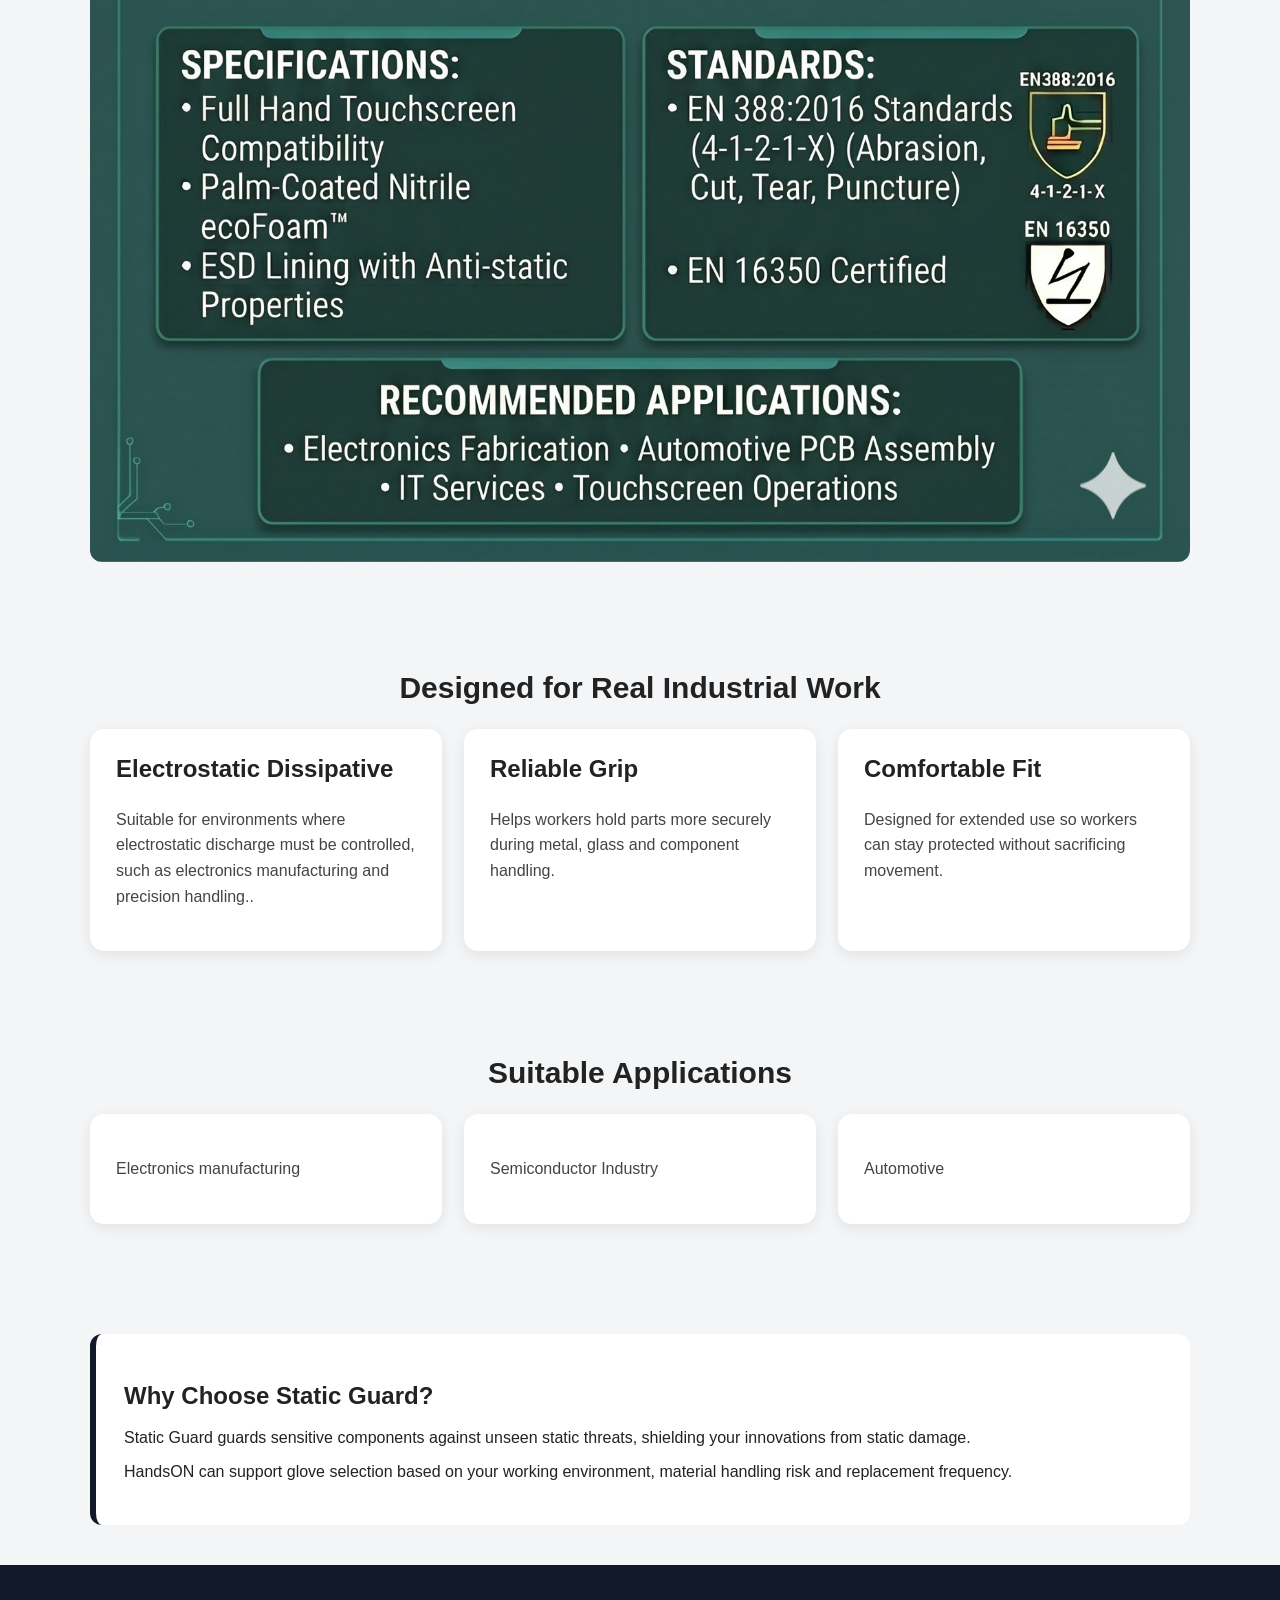
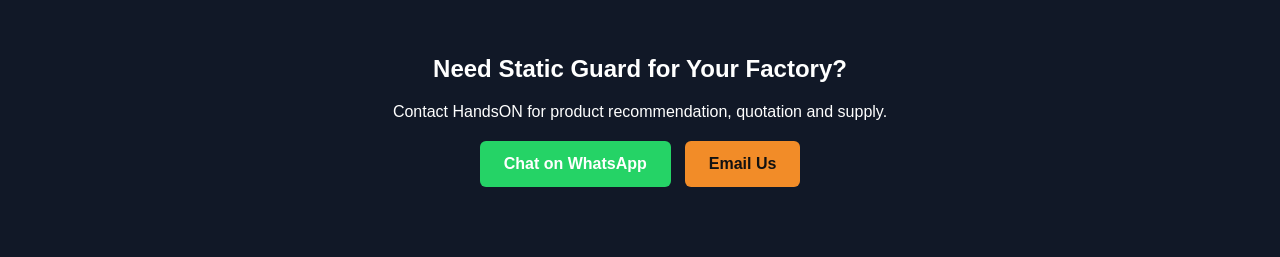
<file: staticguard.html>
<!DOCTYPE html>
<html lang="en">
<head>
<meta charset="UTF-8">
<meta name="viewport" content="width=device-width, initial-scale=1">

<title>Static Guard Electrostatic Dissipative Gloves Malaysia | HandsON</title>
<meta name="description" content="Static Guard ESD gloves by HandsON Malaysia. Industrial gloves for Sensitive Electronics Work.">

<link rel="canonical" href="https://xprhandson.com/staticguard.html">
<link rel="stylesheet" href="style.css">
</head>

<body>
<div class="nav">

  <div class="nav-top">
    <div class="brand">HandsON Gloves Malaysia</div>
    <button class="menu-toggle" onclick="toggleMenu()">☰</button>
  </div>

  <div class="nav-links" id="navLinks">
    <a href="index.html">Home</a>
    <a href="toughcut-d.html">ToughCut D</a>
    <a href="toughcut-e.html">ToughCut E</a>
    <a href="corak.html">Corak</a>
    <a href="staticguard.html" class="active">Static Guard</a>
  </div>

</div>

<div class="container">
  
  <h1>Static Guard ESD Gloves</h1>
  <p><b>Industrial hand protection for sensitive electronics work environments.</b></p>

  <a class="button" href="https://wa.me/60172555032?text=Hi%20I%20am%20interested%20in%20Static%20Guard%20gloves" target="_blank">
    Enquire on WhatsApp
  </a>

  <div style="margin-top:30px;">
    <img src="images/staticguard_2.jpg" alt="Static Guard ESD gloves Malaysia" style="width:100%; border-radius:12px;">
  </div>

</div>
  
<div class="container">
  <h2 class="section-title">Designed for Real Industrial Work</h2>

  <div class="grid">
    <div class="card">
      <h3>Electrostatic Dissipative</h3>
      <p>Suitable for environments where electrostatic discharge must be controlled, such as electronics manufacturing and precision handling..</p>
    </div>

    <div class="card">
      <h3>Reliable Grip</h3>
      <p>Helps workers hold parts more securely during metal, glass and component handling.</p>
    </div>

    <div class="card">
      <h3>Comfortable Fit</h3>
      <p>Designed for extended use so workers can stay protected without sacrificing movement.</p>
    </div>
  </div>
</div>

<div class="container">
  <h2 class="section-title">Suitable Applications</h2>

  <div class="grid">
    <div class="card"><p>Electronics manufacturing</p></div>
    <div class="card"><p>Semiconductor Industry</p></div>
    <div class="card"><p>Automotive</p></div>
  </div>
</div>

<div class="container">
  <div class="highlight">
    <h2>Why Choose Static Guard?</h2>
    <p>
      Static Guard guards sensitive components against unseen static threats, shielding your innovations from static damage.
    </p>
    <p>
      HandsON can support glove selection based on your working environment,
      material handling risk and replacement frequency.
    </p>
  </div>
</div>

<section class="contact-section">
  <h2>Need Static Guard for Your Factory?</h2>
  <p>Contact HandsON for product recommendation, quotation and supply.</p>

  <div class="contact-actions">
    <a class="contact-btn whatsapp-btn" href="https://wa.me/60172555032?text=Hi%20I%20am%20interested%20in%20ToughCut%20D%20gloves" target="_blank" rel="noopener noreferrer">
      Chat on WhatsApp
    </a>

    <a class="contact-btn email-btn" href="mailto:sales@xprhandson.com">
      Email Us
    </a>
  </div>
</section>

<script>
function toggleMenu() {
  document.getElementById("navLinks").classList.toggle("active");
}
</script>

</body>
</html>
</file>
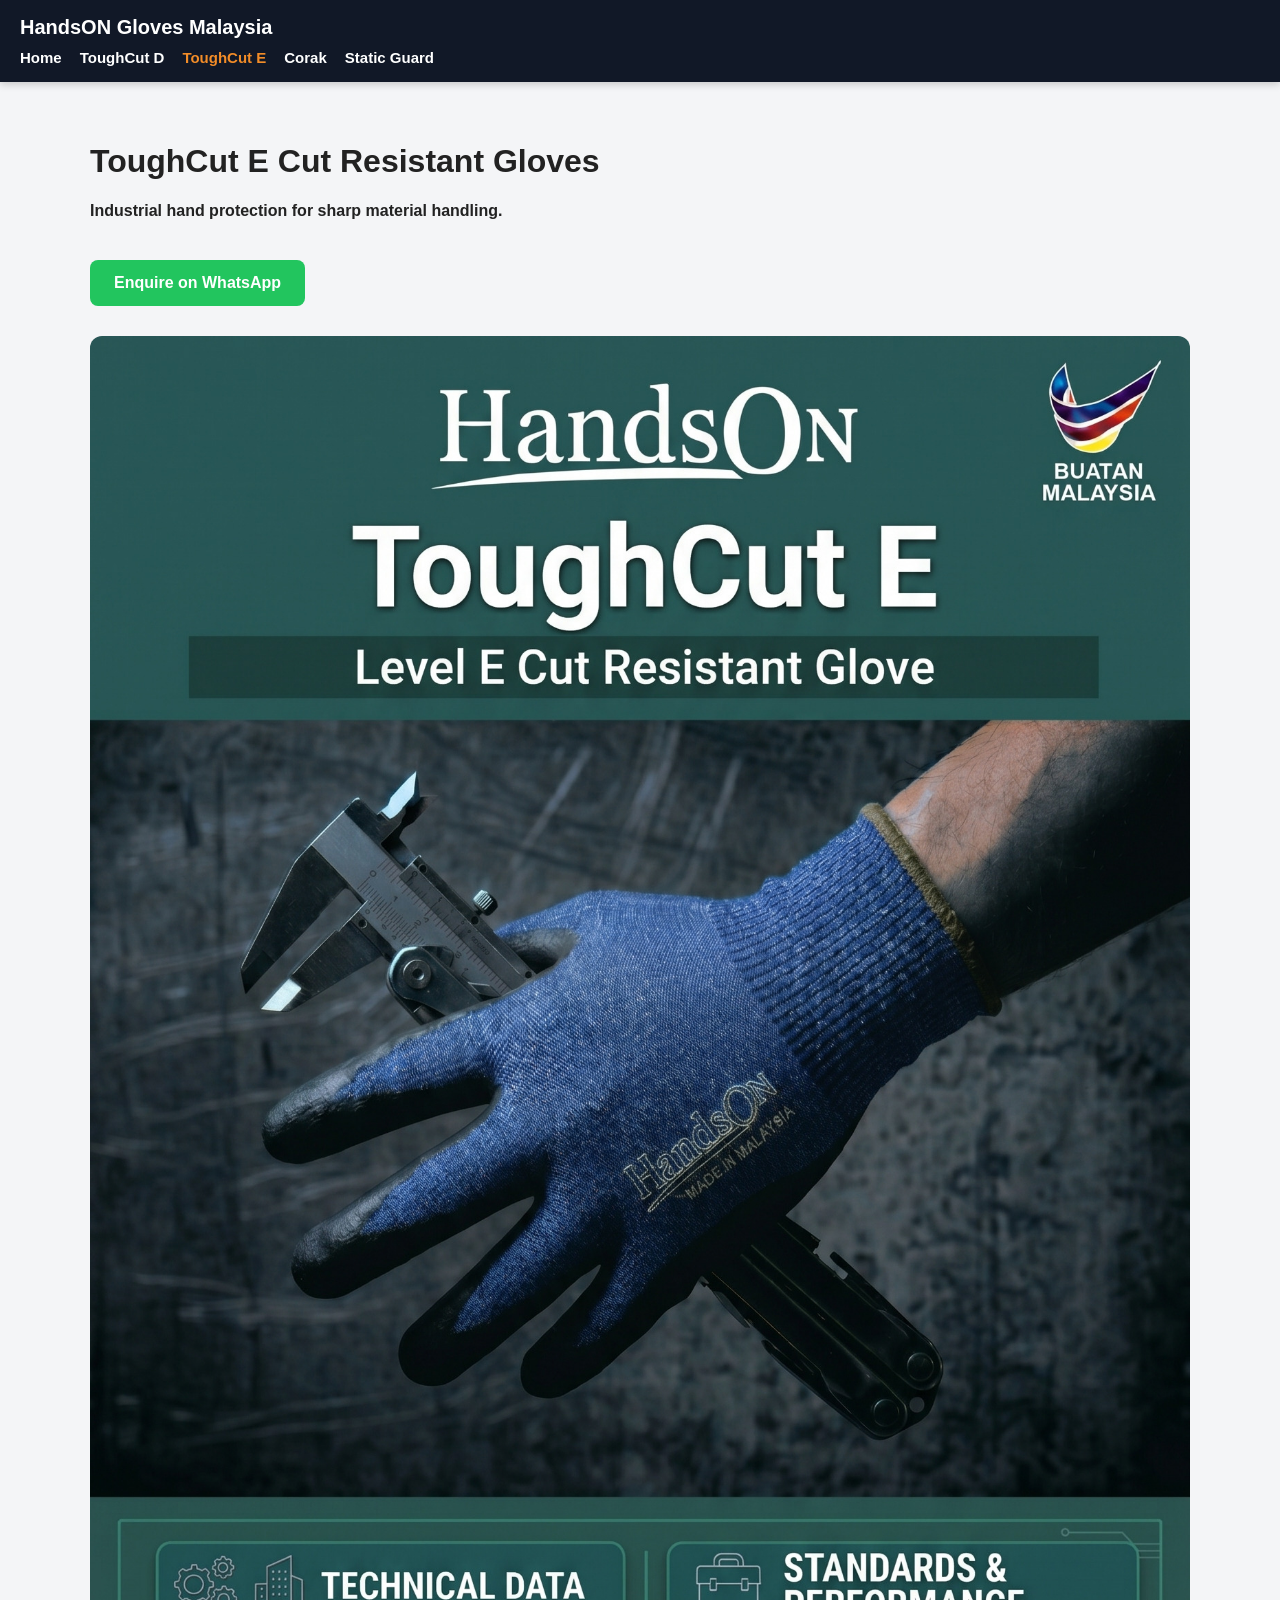
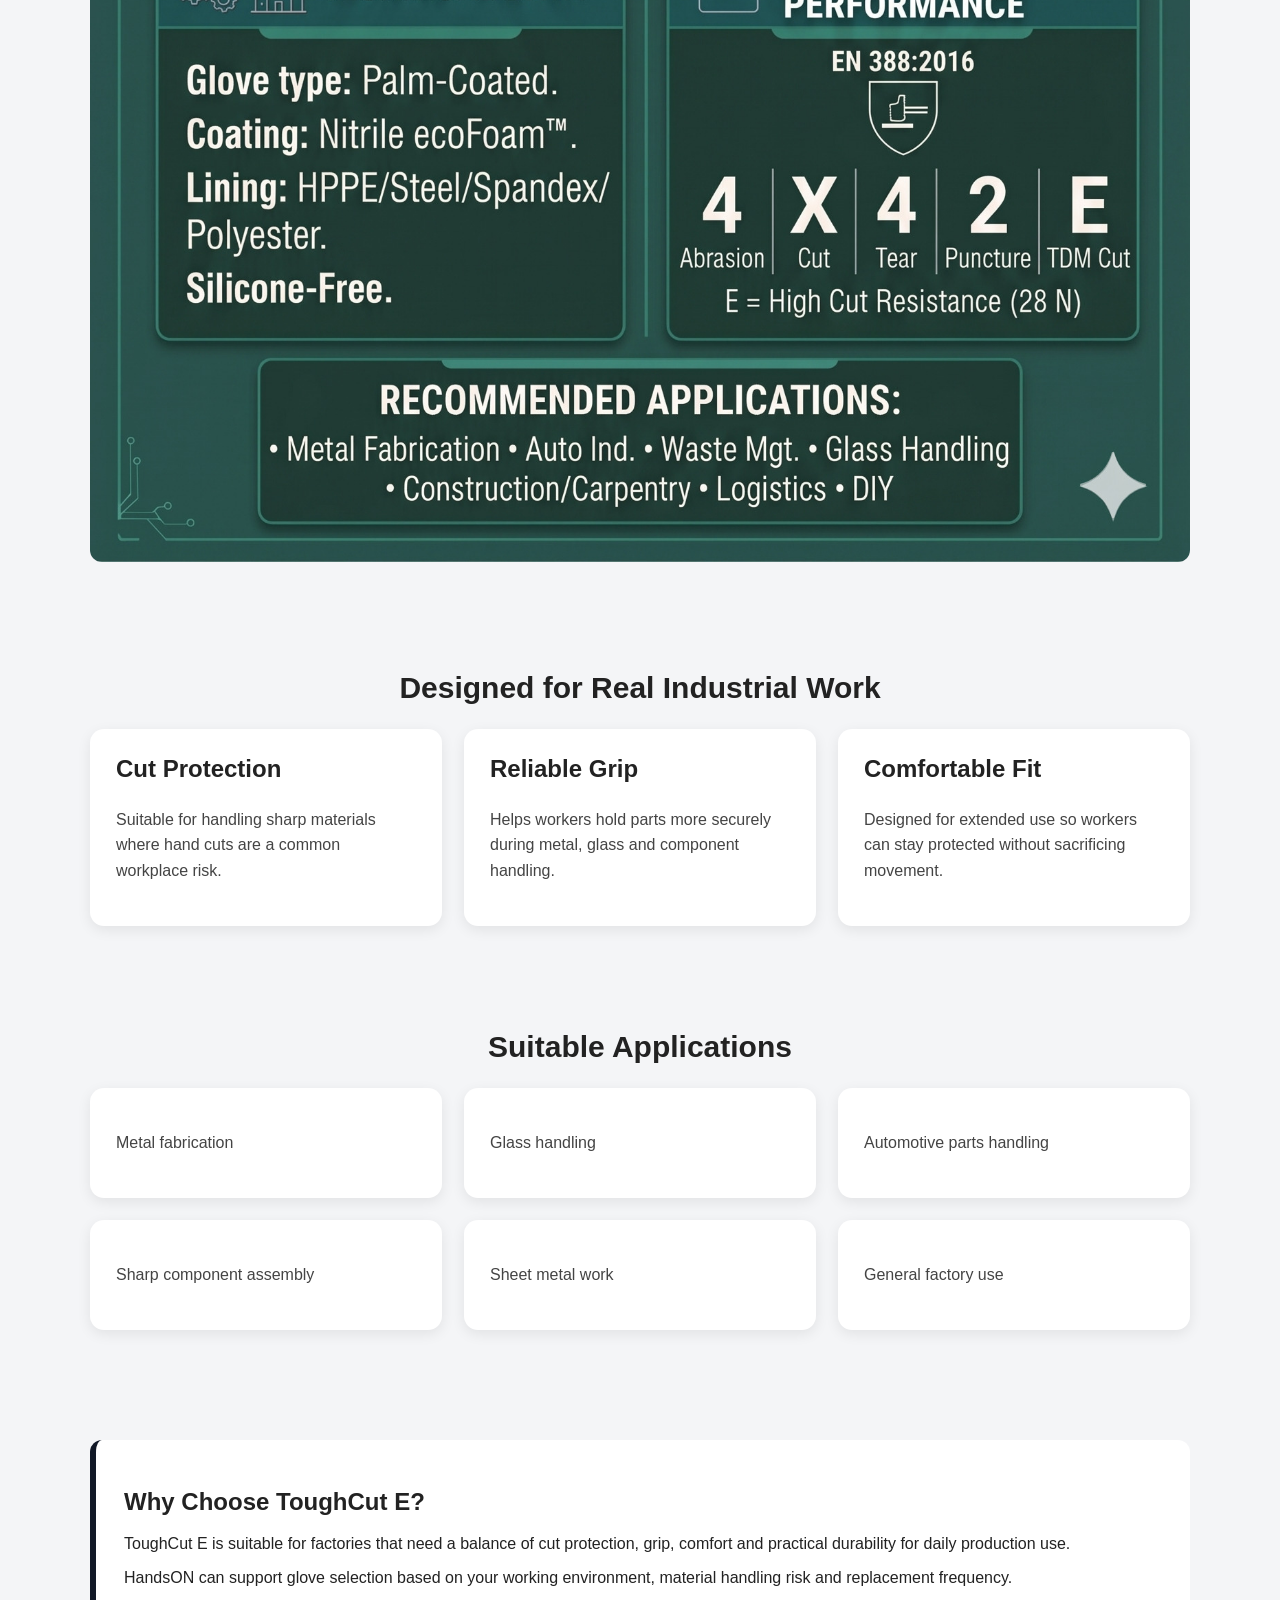
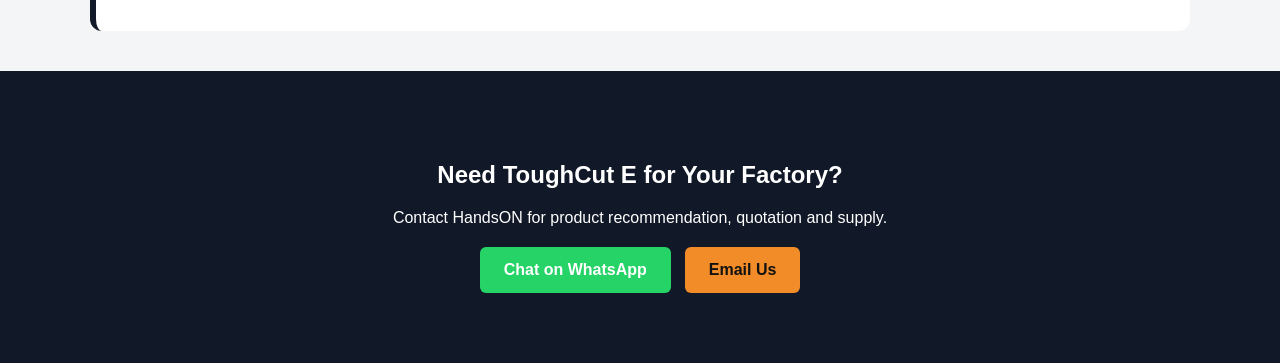
<file: toughcut-e.html>
<!DOCTYPE html>
<html lang="en">
<head>
<meta charset="UTF-8">
<meta name="viewport" content="width=device-width, initial-scale=1">

<title>ToughCut E Cut Resistant Gloves Malaysia | HandsON</title>
<meta name="description" content="ToughCut E cut resistant gloves by HandsON Malaysia. Industrial gloves for metal handling, fabrication, glass handling and sharp material work.">

<link rel="canonical" href="https://xprhandson.com/toughcut-e.html">
<link rel="stylesheet" href="style.css">
</head>

<body>
<div class="nav">

  <div class="nav-top">
    <div class="brand">HandsON Gloves Malaysia</div>
    <button class="menu-toggle" onclick="toggleMenu()">☰</button>
  </div>

  <div class="nav-links" id="navLinks">
    <a href="index.html">Home</a>
    <a href="toughcut-d.html">ToughCut D</a>
    <a href="toughcut-e.html" class="active">ToughCut E</a>
    <a href="corak.html">Corak</a>
    <a href="staticguard.html">Static Guard</a>
  </div>

</div>

<div class="container">
  
  <h1>ToughCut E Cut Resistant Gloves</h1>
  <p><b>Industrial hand protection for sharp material handling.</b></p>

  <a class="button" href="https://wa.me/60172555032?text=Hi%20I%20am%20interested%20in%20ToughCut%20D%20gloves" target="_blank">
    Enquire on WhatsApp
  </a>

  <div style="margin-top:30px;">
    <img src="images/toughcutE.jpg" alt="ToughCut E cut resistant gloves Malaysia" style="width:100%; border-radius:12px;">
  </div>

</div>
  
<div class="container">
  <h2 class="section-title">Designed for Real Industrial Work</h2>

  <div class="grid">
    <div class="card">
      <h3>Cut Protection</h3>
      <p>Suitable for handling sharp materials where hand cuts are a common workplace risk.</p>
    </div>

    <div class="card">
      <h3>Reliable Grip</h3>
      <p>Helps workers hold parts more securely during metal, glass and component handling.</p>
    </div>

    <div class="card">
      <h3>Comfortable Fit</h3>
      <p>Designed for extended use so workers can stay protected without sacrificing movement.</p>
    </div>
  </div>
</div>

<div class="container">
  <h2 class="section-title">Suitable Applications</h2>

  <div class="grid">
    <div class="card"><p>Metal fabrication</p></div>
    <div class="card"><p>Glass handling</p></div>
    <div class="card"><p>Automotive parts handling</p></div>
    <div class="card"><p>Sharp component assembly</p></div>
    <div class="card"><p>Sheet metal work</p></div>
    <div class="card"><p>General factory use</p></div>
  </div>
</div>

<div class="container">
  <div class="highlight">
    <h2>Why Choose ToughCut E?</h2>
    <p>
      ToughCut E is suitable for factories that need a balance of cut protection,
      grip, comfort and practical durability for daily production use.
    </p>
    <p>
      HandsON can support glove selection based on your working environment,
      material handling risk and replacement frequency.
    </p>
  </div>
</div>

<section class="contact-section">
  <h2>Need ToughCut E for Your Factory?</h2>
  <p>Contact HandsON for product recommendation, quotation and supply.</p>

  <div class="contact-actions">
    <a class="contact-btn whatsapp-btn" href="https://wa.me/60172555032?text=Hi%20I%20am%20interested%20in%20ToughCut%20D%20gloves" target="_blank" rel="noopener noreferrer">
      Chat on WhatsApp
    </a>

    <a class="contact-btn email-btn" href="mailto:sales@xprhandson.com">
      Email Us
    </a>
  </div>
</section>

<script>
function toggleMenu() {
  document.getElementById("navLinks").classList.toggle("active");
}
</script>

</body>
</html>
</file>
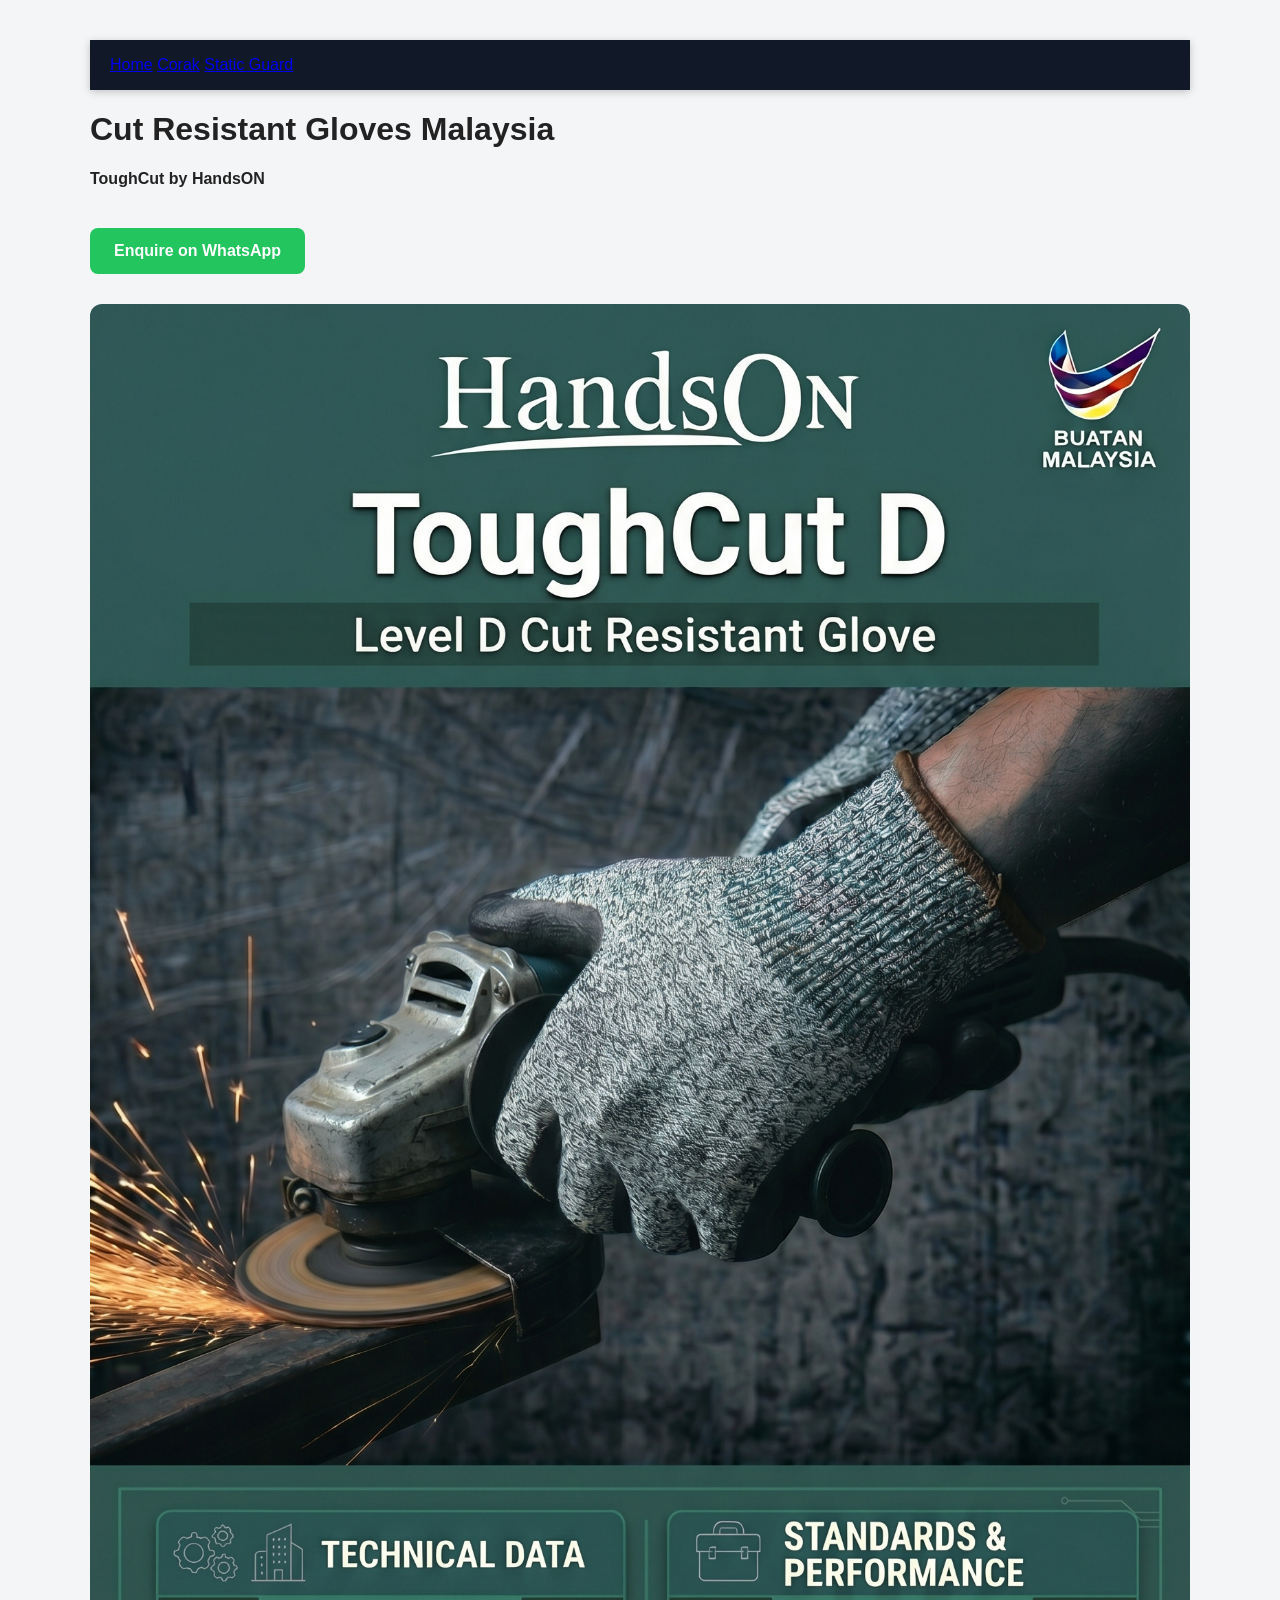
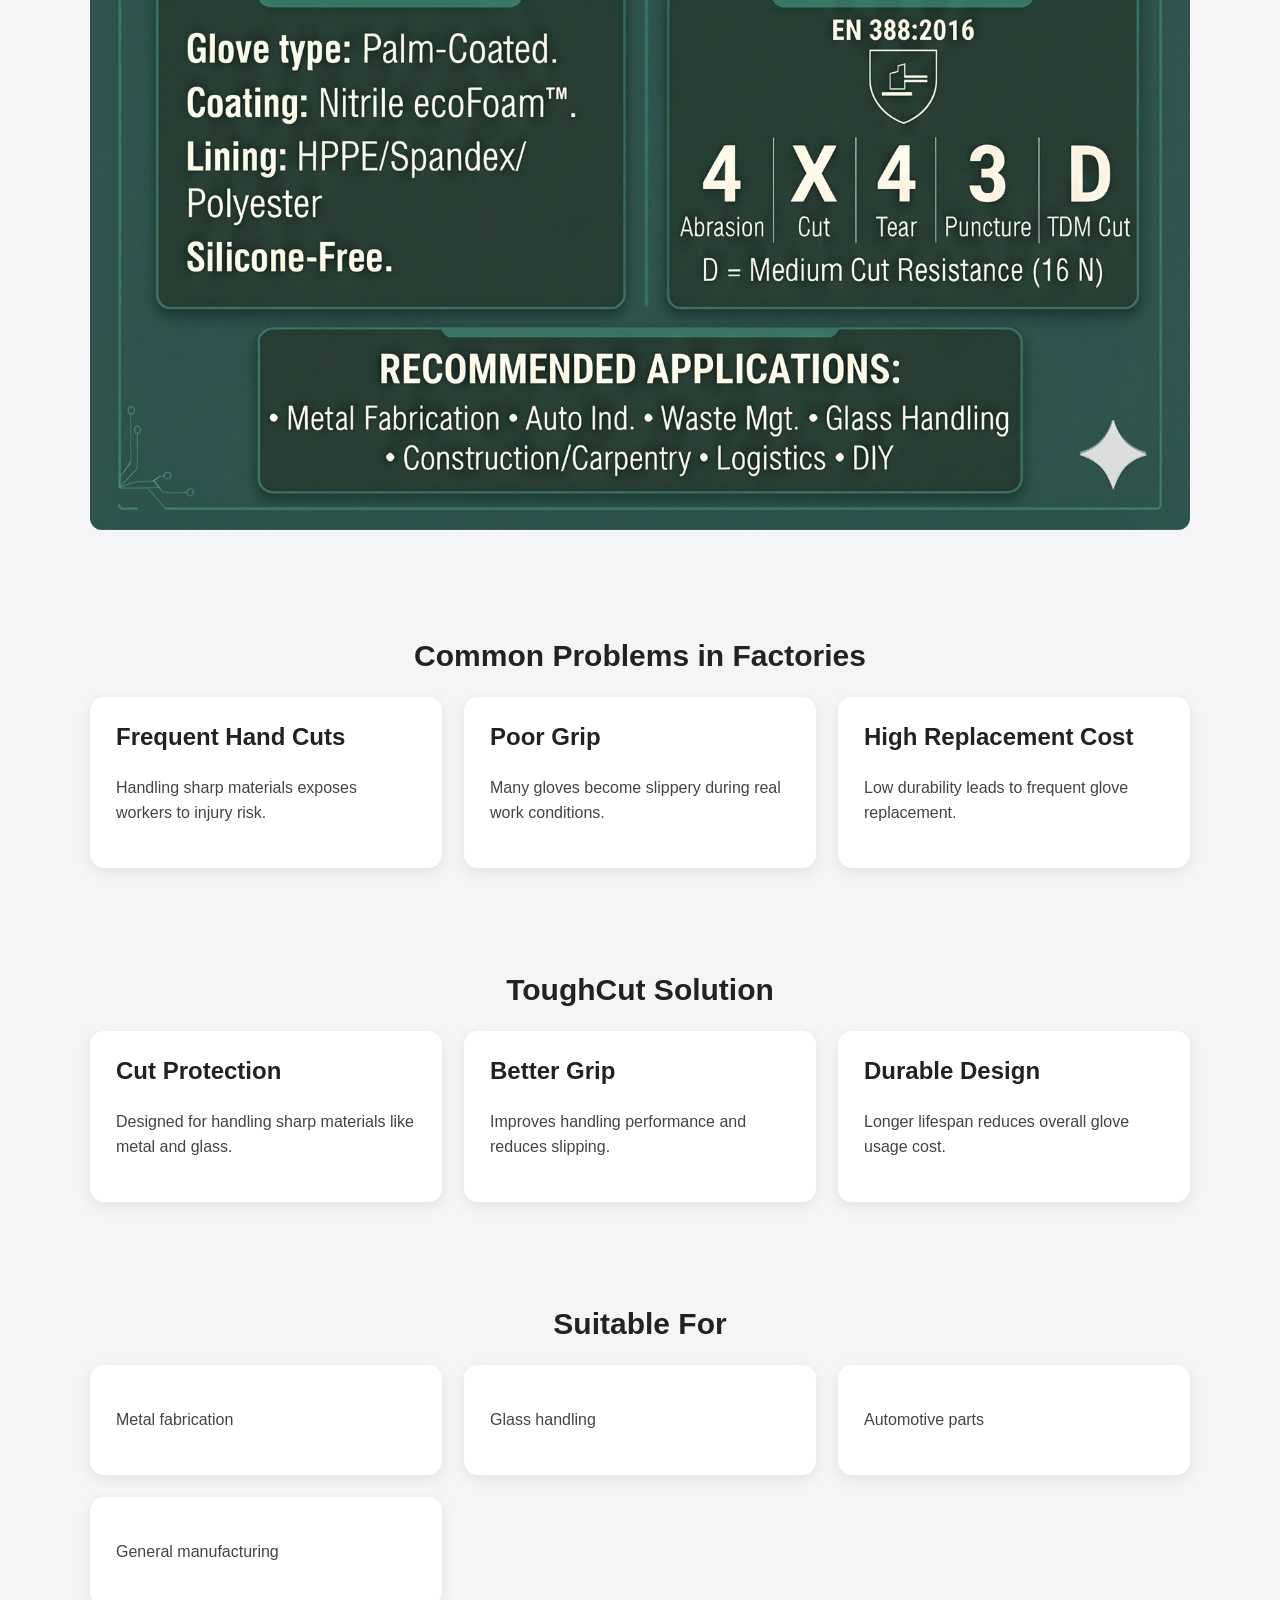
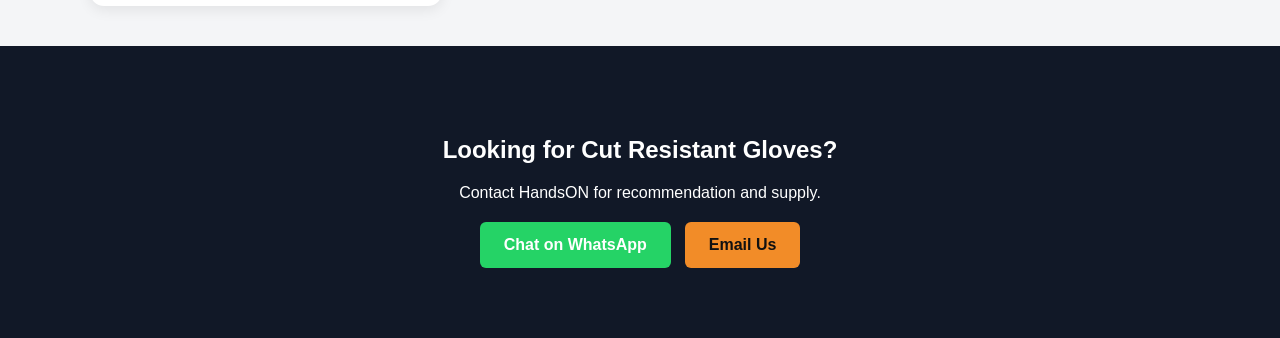
<file: toughcut.html>
<!DOCTYPE html>
<html lang="en">
<head>
<meta charset="UTF-8">
<meta name="viewport" content="width=device-width, initial-scale=1">

<title>Cut Resistant Gloves Malaysia | ToughCut | HandsON</title>
<meta name="description" content="ToughCut cut resistant gloves in Malaysia for industrial use. Designed for handling sharp materials with high durability, grip and protection.">

<link rel="canonical" href="https://xprhandson.com/toughcut.html">

<link rel="stylesheet" href="style.css">
</head>

<body>

<div class="container">

<!-- NAV -->
<div class="nav">
  <a href="index.html">Home</a>
  <a href="corak.html">Corak</a>
  <a href="staticguard.html">Static Guard</a>
</div>

<!-- HERO -->
<h1>Cut Resistant Gloves Malaysia</h1>
<p><b>ToughCut by HandsON</b></p>

<a class="button" href="https://wa.me/60172555032?text=Hi%20I%20am%20interested%20in%20ToughCut%20gloves" target="_blank">
  Enquire on WhatsApp
</a>

<!-- IMAGE -->
<div style="margin-top:30px;">
  <img src="images/toughcutd_2.jpg" style="width:100%; border-radius:12px;">
</div>

</div>


<!-- PROBLEM -->
<div class="container">
  <h2 class="section-title">Common Problems in Factories</h2>

  <div class="grid">
    <div class="card">
      <h3>Frequent Hand Cuts</h3>
      <p>Handling sharp materials exposes workers to injury risk.</p>
    </div>

    <div class="card">
      <h3>Poor Grip</h3>
      <p>Many gloves become slippery during real work conditions.</p>
    </div>

    <div class="card">
      <h3>High Replacement Cost</h3>
      <p>Low durability leads to frequent glove replacement.</p>
    </div>
  </div>
</div>


<!-- SOLUTION -->
<div class="container">
  <h2 class="section-title">ToughCut Solution</h2>

  <div class="grid">
    <div class="card">
      <h3>Cut Protection</h3>
      <p>Designed for handling sharp materials like metal and glass.</p>
    </div>

    <div class="card">
      <h3>Better Grip</h3>
      <p>Improves handling performance and reduces slipping.</p>
    </div>

    <div class="card">
      <h3>Durable Design</h3>
      <p>Longer lifespan reduces overall glove usage cost.</p>
    </div>
  </div>
</div>


<!-- APPLICATION -->
<div class="container">
  <h2 class="section-title">Suitable For</h2>

  <div class="grid">
    <div class="card"><p>Metal fabrication</p></div>
    <div class="card"><p>Glass handling</p></div>
    <div class="card"><p>Automotive parts</p></div>
    <div class="card"><p>General manufacturing</p></div>
  </div>
</div>


<!-- CTA -->
<section class="contact-section">
  <h2>Looking for Cut Resistant Gloves?</h2>
  <p>Contact HandsON for recommendation and supply.</p>

  <div class="contact-actions">
    <a class="contact-btn whatsapp-btn" href="https://wa.me/60172555032?text=Hi%20I%20am%20interested%20in%20ToughCut%20gloves" target="_blank">
      Chat on WhatsApp
    </a>

    <a class="contact-btn email-btn" href="mailto:sales@xprhandson.com">
      Email Us
    </a>
  </div>
</section>

</body>
</html>
</file>
<file: style.css>
/* ===== GLOBAL ===== */
body {
  margin: 0;
  font-family: Arial, sans-serif;
  background: #f4f5f7;
  color: #222;
}

/* ===== HERO ===== */
.hero {
  background: linear-gradient(135deg, #111827, #374151);
  color: white;
  padding: 70px 20px;
  text-align: center;
}

.hero h1 {
  font-size: 44px;
  margin-bottom: 16px;
}

.hero p {
  font-size: 20px;
  max-width: 760px;
  margin: 10px auto;
  line-height: 1.5;
}

/* ===== HERO BUTTON ===== */
.button {
  display: inline-block;
  margin-top: 24px;
  padding: 14px 24px;
  background: #22c55e;
  color: white;
  text-decoration: none;
  border-radius: 8px;
  font-weight: bold;
}

.button:hover {
  background: #16a34a;
}

/* ===== CONTAINER ===== */
.container {
  max-width: 1100px;
  margin: auto;
  padding: 40px 20px;
}

/* ===== SECTION TITLE ===== */
.section-title {
  text-align: center;
  font-size: 30px;
  margin-bottom: 24px;
}

/* ===== GRID ===== */
.grid {
  display: grid;
  grid-template-columns: repeat(auto-fit, minmax(260px, 1fr));
  gap: 22px;
}

/* ===== CARD ===== */
.card {
  background: white;
  padding: 26px;
  border-radius: 14px;
  box-shadow: 0 4px 14px rgba(0,0,0,0.08);
}

.card h3 {
  margin-top: 0;
  font-size: 24px;
}

.card p {
  line-height: 1.6;
  font-size: 16px;
  color: #444;
}

/* FORCE card links to ignore browser purple */
.card h3 a:link,
.card h3 a:visited {
  color: #111827;
  text-decoration: none;
  font-weight: bold;
}

.card h3 a:hover {
  color: #f28c28;
}

/* ===== HIGHLIGHT ===== */
.highlight {
  background: #fff;
  border-left: 6px solid #111827;
  padding: 28px;
  border-radius: 12px;
  margin-top: 30px;
}

/* ===== CONTACT ===== */
.contact-section {
  text-align: center;
  padding: 70px 20px;
  background: #111827;
  color: #fff;
}

.contact-actions {
  display: flex;
  justify-content: center;
  gap: 14px;
  flex-wrap: wrap;
  margin-top: 20px;
}

.contact-btn {
  padding: 14px 24px;
  border-radius: 6px;
  text-decoration: none;
  font-weight: 700;
}

.whatsapp-btn {
  background: #25D366;
  color: white;
}

.email-btn {
  background: #f28c28;
  color: #111;
}

/* ===== SOCIAL ===== */
.social-links {
  display: flex;
  justify-content: center;
  gap: 20px;
  padding: 40px 20px;
  max-width: 400px;
  margin: 0 auto;
}

.social-links img {
  width: 28px;
  opacity: 0.6;
}

.social-links img:hover {
  opacity: 1;
}

/* ===== FOOTER ===== */
.footer {
  background: #111827;
  color: white;
  text-align: center;
  padding: 28px;
}

/* ===== NAV CONTAINER ===== */
.nav {
  background: #111827;
  color: white;
  padding: 16px 20px;

  position: sticky;
  top: 0;
  z-index: 1000;
  box-shadow: 0 2px 8px rgba(0,0,0,0.2);
}

.nav-top {
  display: flex;
  justify-content: space-between;
  align-items: center;
}

.brand {
  font-size: 20px;
  font-weight: bold;
  color: white;
}

.menu-toggle {
  font-size: 28px;
  background: none;
  border: none;
  cursor: pointer;
  display: none;
  color: white;
}

.nav-links {
  display: flex;
  gap: 18px;
  margin-top: 10px;
}

.nav-links a,
.nav-links a:link,
.nav-links a:visited {
  color: white;
  text-decoration: none;
  font-size: 15px;
  font-weight: bold;
}

.nav-links a:hover,
.nav-links a.active {
  color: #f28c28;
}

/* ===== MOBILE ===== */
@media (max-width: 600px) {
  .menu-toggle {
    display: block;
    color: white;
  }

  .product-card {
    min-width: calc(100vw - 60px);
  }

  .nav-links {
    display: none;
    flex-direction: column;
    background: white;
    border-radius: 8px;
    padding: 10px;
    margin-top: 12px;
  }

  .nav-links.active {
    display: flex;
  }

  .nav-links a,
  .nav-links a:link,
  .nav-links a:visited {
    color: #111;
    padding: 10px;
    border-radius: 6px;
  }

  .nav-links a:hover,
  .nav-links a.active {
    background: #f4f5f7;
    color: #f28c28;
  }
  
   /* ✅ ADD HERE */
  .application-scroll-wrapper .product-card img {
    height: 260px;
  }

  .story-card img {
  height: 200px;
  }
}

/* ===== DESKTOP ===== */
@media (min-width: 900px) {
  .product-scroll {
    max-width: 1100px;
    margin: 0 auto;
    
    padding-left: 60px;
    padding-right: 60px;
  }
  
  .scroll-btn.left {
    left: calc(50% - 550px);   /* align with content edge */
  }

  .scroll-btn.right {
    right: calc(50% - 550px);
  }

  .scroll-btn {
    font-size: 34px;
    padding: 8px 14px;
  }
}

.product-scroll-wrapper {
  position: relative;
  padding: 20px;
  background: #111827;
  display: flex;
  justify-content: center;   /* ADD THIS */
}

.product-scroll {
  display: flex;
  gap: 16px;
  overflow-x: auto;
  scroll-snap-type: x mandatory;
  padding-bottom: 10px;
  max-width: 1100px;         /* ADD THIS */
  width: 100%;
}

.product-scroll::-webkit-scrollbar {
  display: none;
}

.product-card {
  min-width: 220px;
  flex: 0 0 auto;
  background: #1f2937;
  border-radius: 12px;
  padding: 16px;
  color: white;
  scroll-snap-align: start;
}

.product-card img {
  width: 100%;
  height: 600px;
  object-fit: cover;
  border-radius: 8px;
  margin-bottom: 12px;
}

.product-card h3 {
  margin: 0 0 6px;
  font-size: 18px;
}

.product-card p {
  font-size: 14px;
  color: #d1d5db;
}

/* Arrow button */
.scroll-btn {
  position: absolute;
  top: 50%;
  transform: translateY(-50%);
  right: 10px;
  background: rgba(0,0,0,0.6);
  border: none;
  color: white;
  font-size: 28px;
  padding: 6px 12px;
  border-radius: 50%;
  cursor: pointer;
  transition: opacity 0.3s ease;  /* ADD THIS */
}

.scroll-btn.left {
  left: 10px;
  right: auto;
}

.scroll-btn.right {
  right: 10px;
}


.story-still {
  background: #f3efe2;
}

.story-image img {
  width: 100%;
  height: 420px;
  object-fit: cover;
  display: block;
}

.story-text {
  padding: 34px 24px 44px;
  max-width: 760px;
}

.story-kicker {
  font-size: 16px;
  margin-bottom: 12px;
}

.story-text h2 {
  font-size: 42px;
  line-height: 1.05;
  margin: 0 0 16px;
  color: #111;
}

.story-text p {
  font-size: 18px;
  line-height: 1.5;
  color: #222;
}

.story-btn {
  display: inline-block;
  margin-top: 18px;
  background: #111;
  color: white;
  padding: 14px 28px;
  border-radius: 999px;
  text-decoration: none;
  font-weight: bold;
}

.story-scroll-wrapper {
  position: relative;
  padding: 20px;
  background: #111827;
}

.story-scroll {
  display: flex;
  gap: 16px;
  overflow-x: auto;
  scroll-snap-type: x mandatory;
  padding-bottom: 10px;
  max-width: 1100px;
  width: 100%;
  margin: 0 auto;
}

.story-scroll::-webkit-scrollbar {
  display: none;
}

.story-card {
  min-width: 220px;
  flex: 0 0 auto;
  background: #1f2937;
  border-radius: 12px;
  padding: 16px;
  color: white;
  scroll-snap-align: start;
}

.story-card img {
  width: 100%;
  height: 200px;
  object-fit: cover;
  border-radius: 8px;
  margin-bottom: 12px;
}

.story-card h3 {
  margin: 0 0 6px;
  font-size: 18px;
}

.story-card p {
  font-size: 14px;
  color: #d1d5db;
}
</file>
